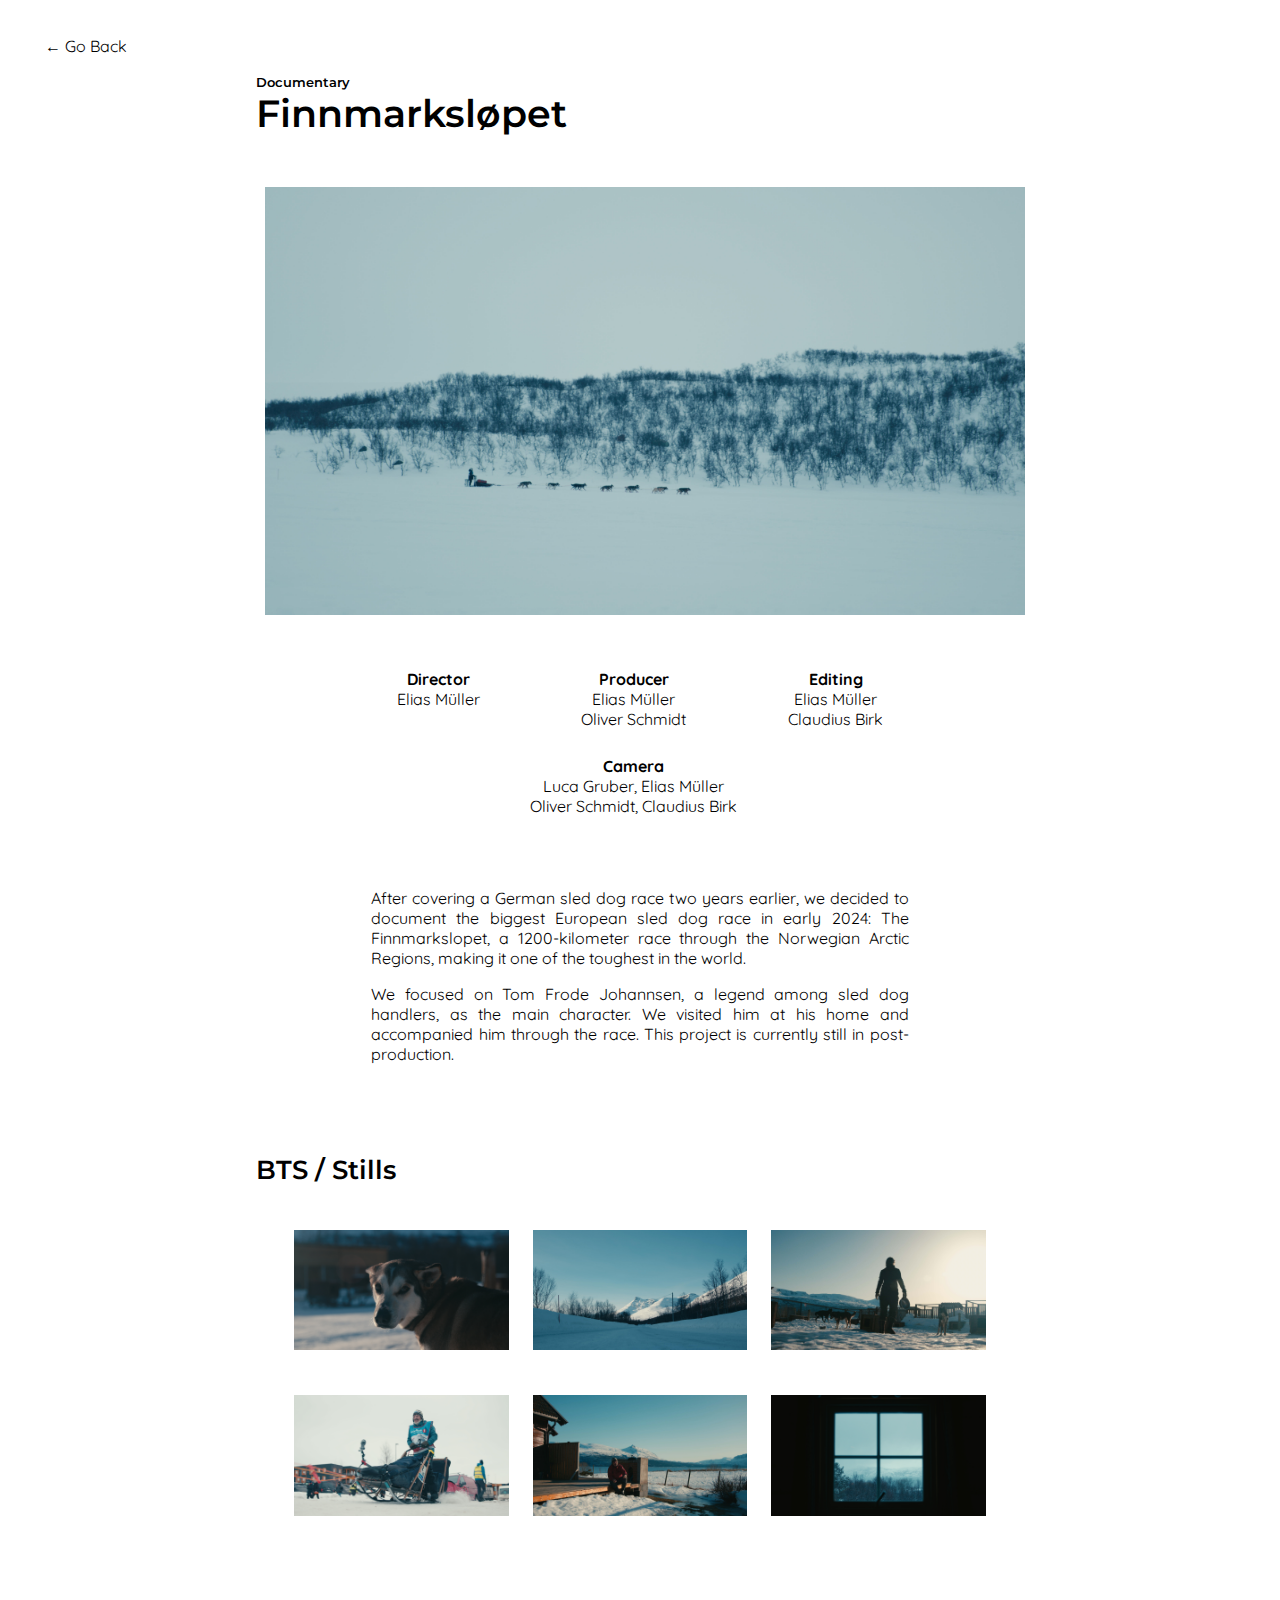
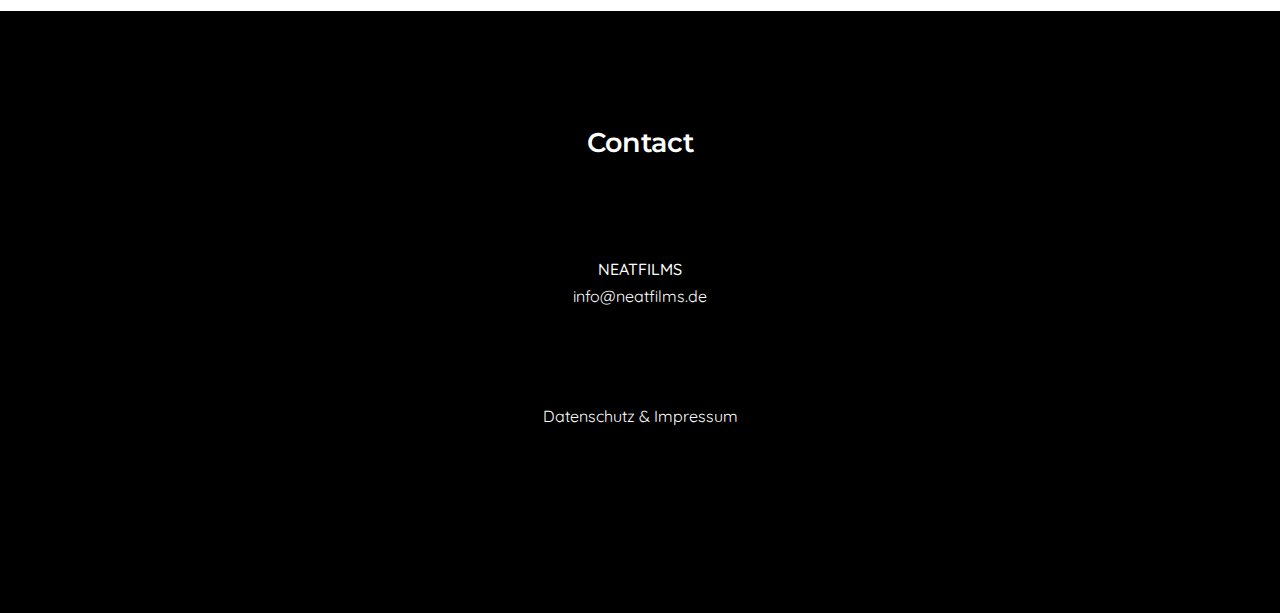
<file: subpage_finnmarkslopet.html>
<!DOCTYPE html>
<html>

<head>
	<meta charset="utf-8">
    
	<title>Finnmarksløpet | Neatfilms</title>
    
    <link rel="icon" href="logoschwarz.png">
    
    <link rel="preconnect" href="https://fonts.googleapis.com">
    <link rel="preconnect" href="https://fonts.gstatic.com" crossorigin>
    <link href="https://fonts.googleapis.com/css2?family=Lato:ital,wght@0,100;0,300;0,400;0,700;0,900;1,100;1,300;1,400;1,700;1,900&display=swap" rel="stylesheet">
    
    <link rel="preconnect" href="https://fonts.googleapis.com">
    <link rel="preconnect" href="https://fonts.gstatic.com" crossorigin>
    <link href="https://fonts.googleapis.com/css2?family=Quicksand:wght@300;400;500;600;700&display=swap" rel="stylesheet">
    
    <link rel="preconnect" href="https://fonts.googleapis.com">
    <link rel="preconnect" href="https://fonts.gstatic.com" crossorigin>
    <link href="https://fonts.googleapis.com/css2?family=Montserrat:ital,wght@0,100;0,200;0,300;0,400;0,500;0,600;0,700;0,800;0,900;1,100;1,200;1,300;1,400;1,500;1,600;1,700;1,800;1,900&display=swap" rel="stylesheet">
    
	<link rel="stylesheet" href="style3.css">

</head>

<body>
<!--    <div class="sublogo">
        <img src="logoschwarz.jpg" id="subpagelogo">
    </div> -->
    <div class="goback">
        <a href="index.html">← Go Back</a>
    </div>
    <div class="website-content">
        <div class="work mercedeswork">
            <h3>Documentary</h3>
            <h4>Finnmarksløpet</h4>
            <a href="" target="_blank" id="tile">
                <figure class="subpagemainfigure">
                    <img src="Auswahl%20A-Cam.01_41_05_12.Standbild022.jpg" id="thumbnail">
                </figure>
            </a>
            <div class="credits">
                <div class="column">
                    <p8><strong>Director</strong></p8>
                    <p8>Elias Müller</p8>
                    <p9>.</p9>
                </div>
                <div class="overcolumn">
                    <div class="column">
                    <p8><strong>Producer</strong></p8>
                    <p8>Elias Müller</p8>
                    <p8>Oliver Schmidt</p8>
                </div>
                <div class="column2">
                    <p8><strong>Camera</strong></p8>
                    <p8>Luca Gruber, Elias Müller</p8>
                    <p8>Oliver Schmidt, Claudius Birk</p8>
                </div>
                </div>
                <div class="column">
                    <p8><strong>Editing</strong></p8>
                    <p8>Elias Müller</p8>
                    <p8>Claudius Birk</p8>
                </div>
                

            </div>
            <div class="subpagetext">
                <p>After covering a German sled dog race two years earlier, we decided to document the biggest European sled dog race in early 2024: The Finnmarkslopet, a 1200-kilometer race through the Norwegian Arctic Regions, making it one of the toughest in the world. </p>
                <p>We focused on Tom Frode Johannsen, a legend among sled dog handlers, as the main character. We visited him at his home and accompanied him through the race. This project is currently still in post-production.</p>
            </div>
            <h5>BTS / Stills</h5>
            <div class="btsbilder">
                    <img src="Auswahl%20A-Cam.00_00_37_20.Standbild001.jpg" id="subpagesmallfigure">
                    <img src="Auswahl%20A-Cam.00_12_46_23.Standbild006.jpg" id="subpagesmallfigure">
                    <img src="Auswahl%20A-Cam.00_18_08_09.Standbild008.jpg" id="subpagesmallfigure">
            </div>
            <div class="btsbilder">
                    <img src="Auswahl%20A-Cam.01_37_56_07.Standbild020.jpg" id="subpagesmallfigure">
                    <img src="Auswahl%20A-Cam.04_06_06_21.Standbild041.jpg" id="subpagesmallfigure">
                    <img src="Auswahl%20A-Cam.02_42_50_12.Standbild038.jpg" id="subpagesmallfigure">
            </div>
        </div>
    </div>
<footer>
<div class="contact">
    <div class="contactheader">
    <h8>Contact</h8>
    </div>
    <div class="address">
 <!--   <h2>Adresse</h2> -->
        <p6>NEATFILMS</p6>
  <!--       <p7>Vordere Ledergasse 4, 90403 Nürnberg</p7>
        <a href="tel:+49 176 57772673" id="mailto">Tel. +49 176 57772673</a>-->
        <a href="mailto:info@neatfilms.de" id="mailto">info@neatfilms.de</a>
    </div>
    <div class="address">
        <a href="subpage_impressumdatenschutz.html" id="mailto">Datenschutz & Impressum</a>
    </div>
            
</div>
</footer>
</body>
</html>
</file>
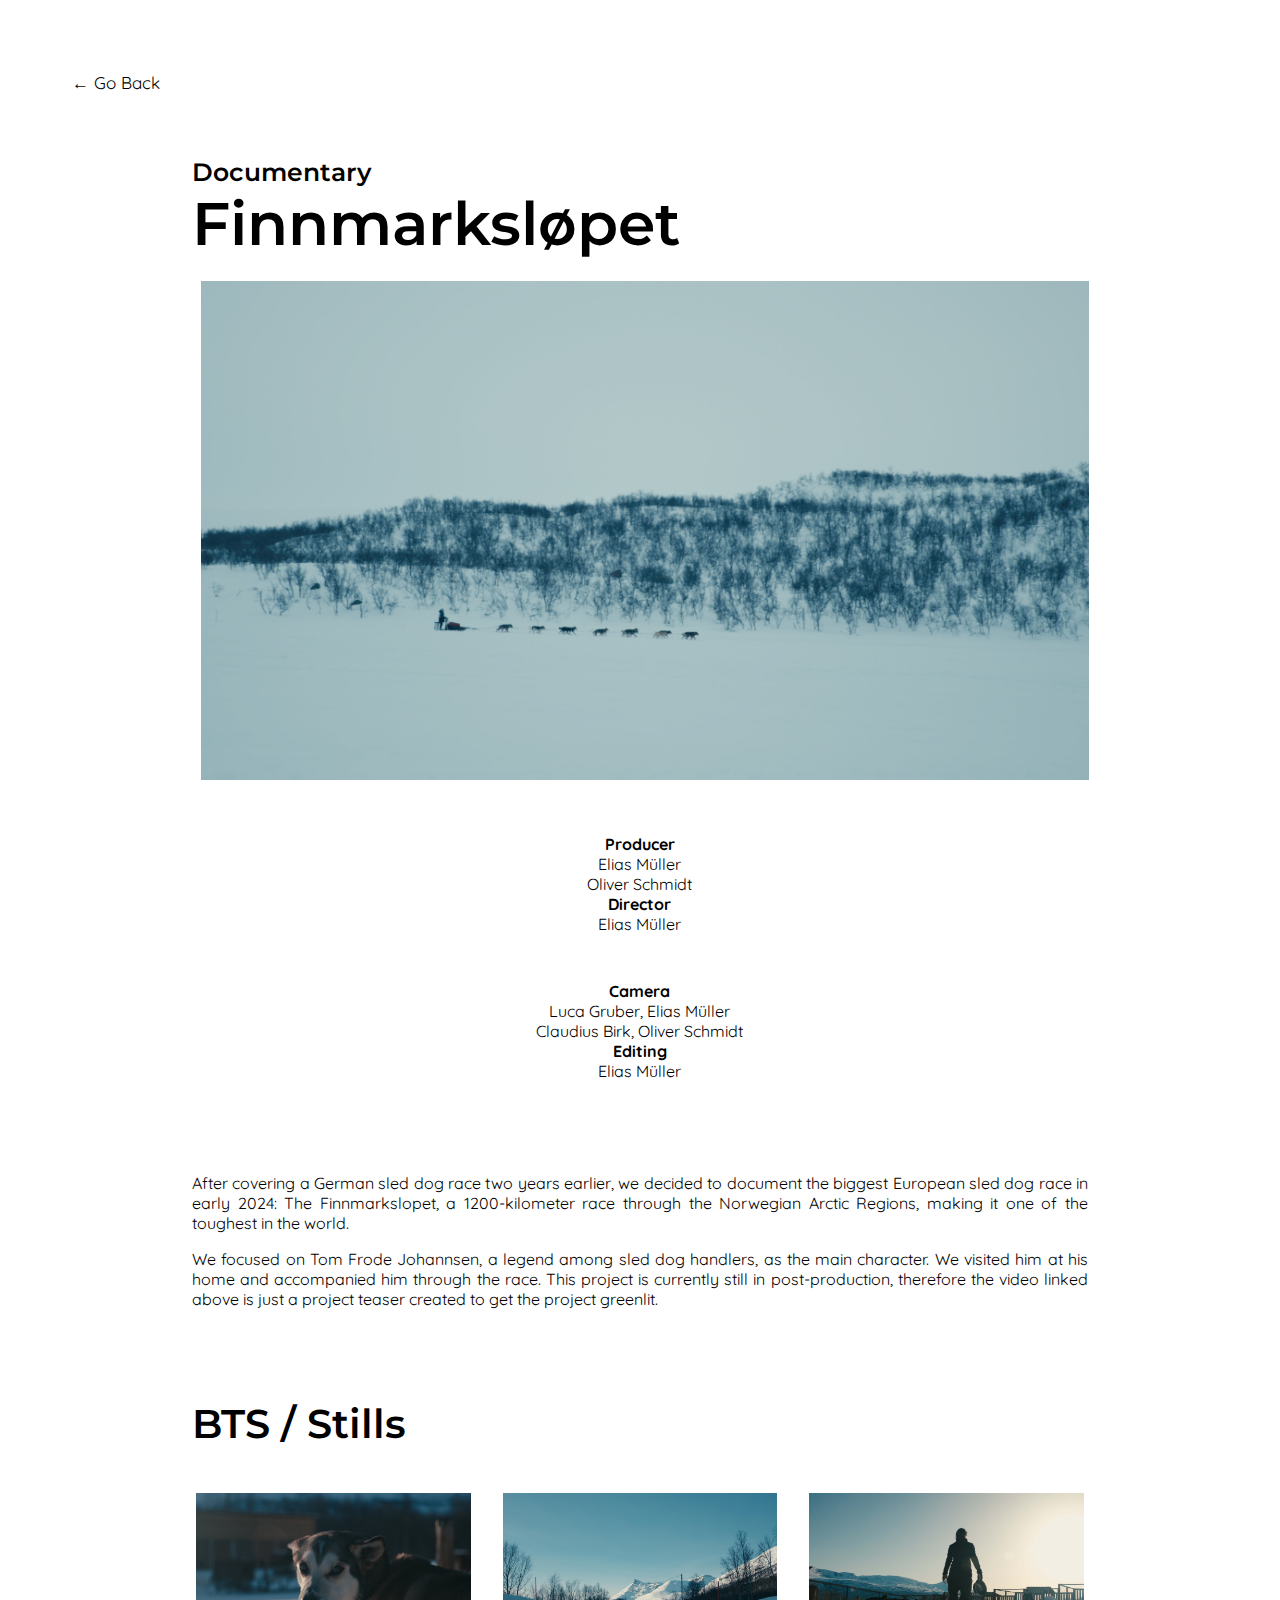
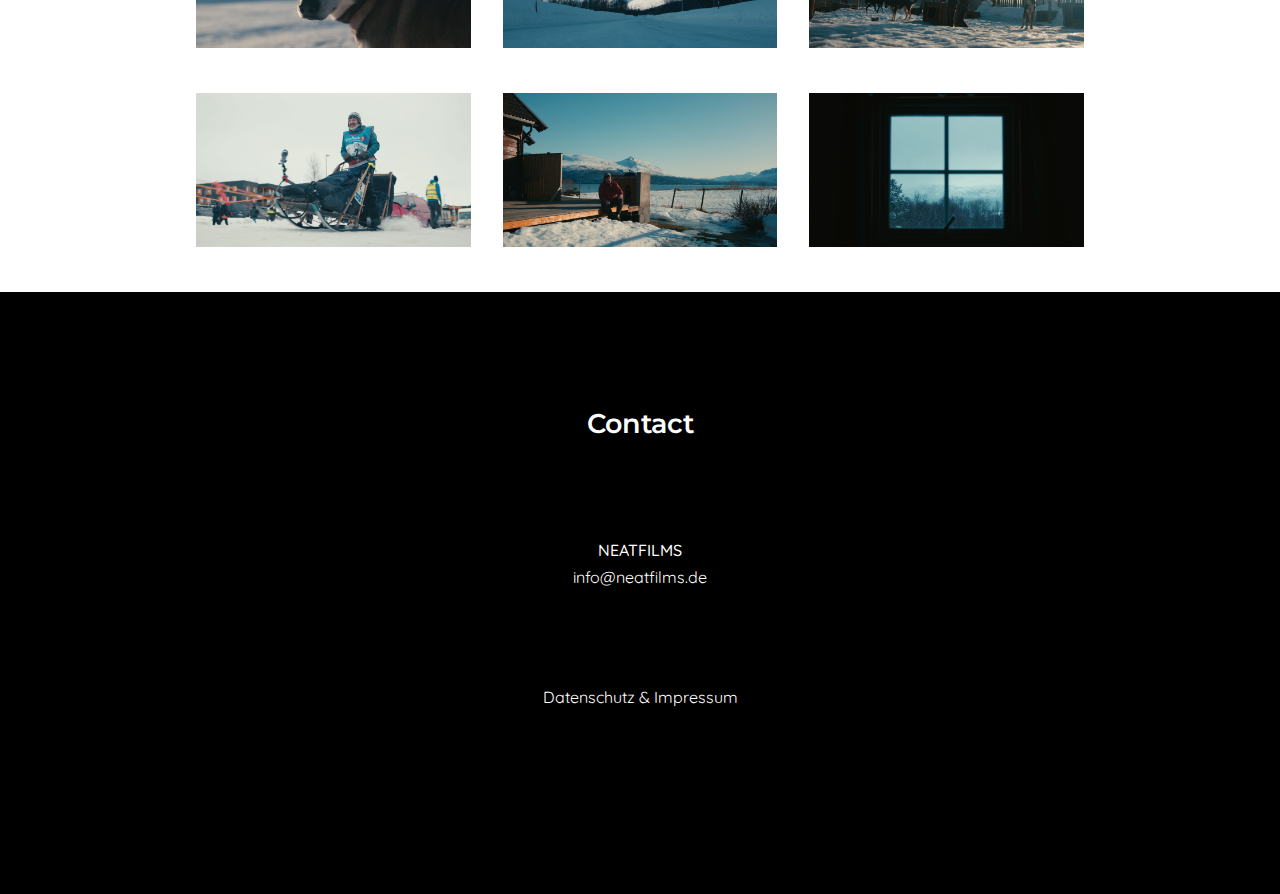
<file: subpage_finnmarkslopet_neu.html>
<!DOCTYPE html>
<html>

<head>
	<meta charset="utf-8">
    <meta name="viewport" content="width=device-width, initial-scale=1.0">
    
	<title>Finnmarksløpet | Neatfilms</title>
    
    <link rel="icon" href="logoschwarz.png">
    
    <link rel="preconnect" href="https://fonts.googleapis.com">
    <link rel="preconnect" href="https://fonts.gstatic.com" crossorigin>
    <link href="https://fonts.googleapis.com/css2?family=Lato:ital,wght@0,100;0,300;0,400;0,700;0,900;1,100;1,300;1,400;1,700;1,900&display=swap" rel="stylesheet">
    
    <link rel="preconnect" href="https://fonts.googleapis.com">
    <link rel="preconnect" href="https://fonts.gstatic.com" crossorigin>
    <link href="https://fonts.googleapis.com/css2?family=Quicksand:wght@300;400;500;600;700&display=swap" rel="stylesheet">
    
    <link rel="preconnect" href="https://fonts.googleapis.com">
    <link rel="preconnect" href="https://fonts.gstatic.com" crossorigin>
    <link href="https://fonts.googleapis.com/css2?family=Montserrat:ital,wght@0,100;0,200;0,300;0,400;0,500;0,600;0,700;0,800;0,900;1,100;1,200;1,300;1,400;1,500;1,600;1,700;1,800;1,900&display=swap" rel="stylesheet">
    
	<link rel="stylesheet" href="style7.css">

</head>

<body>
<!--    <div class="sublogo">
        <img src="logoschwarz.jpg" id="subpagelogo">
    </div> -->
    <div class="goback">
        <a href="index.html">← Go Back</a>
    </div>
    <div class="website-content">
        <div class="work mercedeswork">
            <h3>Documentary</h3>
            <h4>Finnmarksløpet</h4>
            <a href="https://vimeo.com/892456775/ded396b6e2?share=copy" target="_blank" id="tile">            
                <figure class="subpagemainfigure">
                    <img src="Auswahl%20A-Cam.01_41_05_12.Standbild022.jpg" id="thumbnail">
                </figure>
            </a>
            <div class="credits">
                <div class="overcolumn">
                <div class="column">
                    <p8><strong>Producer</strong></p8>
                    <p8>Elias Müller</p8>
                    <p8>Oliver Schmidt</p8>
                </div>
                </div>
                <div class="overcolumn">
                    <div class="column">
                    <p8><strong>Director</strong></p8>
                    <p8>Elias Müller</p8>
                    <p9>.</p9>
                </div>
                <div class="column2">
                    <p8><strong>Camera</strong></p8>
                    <p8>Luca Gruber, Elias Müller</p8>
                    <p8>Claudius Birk, Oliver Schmidt</p8>
                </div>
                </div>
                <div class="overcolumn">
                <div class="column">
                    <p8><strong>Editing</strong></p8>
                    <p8>Elias Müller</p8>
                    <p9>Claudius Birk</p9>
                </div>
                </div>
                

            </div>
            <div class="subpagetext">
                <p>After covering a German sled dog race two years earlier, we decided to document the biggest European sled dog race in early 2024: The Finnmarkslopet, a 1200-kilometer race through the Norwegian Arctic Regions, making it one of the toughest in the world. </p>
                <p>We focused on Tom Frode Johannsen, a legend among sled dog handlers, as the main character. We visited him at his home and accompanied him through the race. This project is currently still in post-production, therefore the video linked above is just a project teaser created to get the project greenlit.</p>
            </div>
            <h5>BTS / Stills</h5>
            <div class="btsbilder">
                    <img src="Auswahl%20A-Cam.00_00_37_20.Standbild001.jpg" id="subpagesmallfigure">
                    <img src="Auswahl%20A-Cam.00_12_46_23.Standbild006.jpg" id="subpagesmallfigure">
                    <img src="Auswahl%20A-Cam.00_18_08_09.Standbild008.jpg" id="subpagesmallfigure">
            </div>
            <div class="btsbilder">
                    <img src="Auswahl%20A-Cam.01_37_56_07.Standbild020.jpg" id="subpagesmallfigure">
                    <img src="Auswahl%20A-Cam.04_06_06_21.Standbild041.jpg" id="subpagesmallfigure">
                    <img src="Auswahl%20A-Cam.02_42_50_12.Standbild038.jpg" id="subpagesmallfigure">
            </div>
        </div>
    </div>
<footer>
<div class="contact">
    <div class="contactheader">
    <h8>Contact</h8>
    </div>
    <div class="address">
 <!--   <h2>Adresse</h2> -->
        <p6>NEATFILMS</p6>
  <!--       <p7>Vordere Ledergasse 4, 90403 Nürnberg</p7>
        <a href="tel:+49 176 57772673" id="mailto">Tel. +49 176 57772673</a>-->
        <a href="mailto:info@neatfilms.de" id="mailto">info@neatfilms.de</a>
    </div>
    <div class="address">
        <a href="subpage_impressumdatenschutz.html" id="mailto">Datenschutz & Impressum</a>
    </div>
            
</div>
</footer>
</body>
</html>
</file>
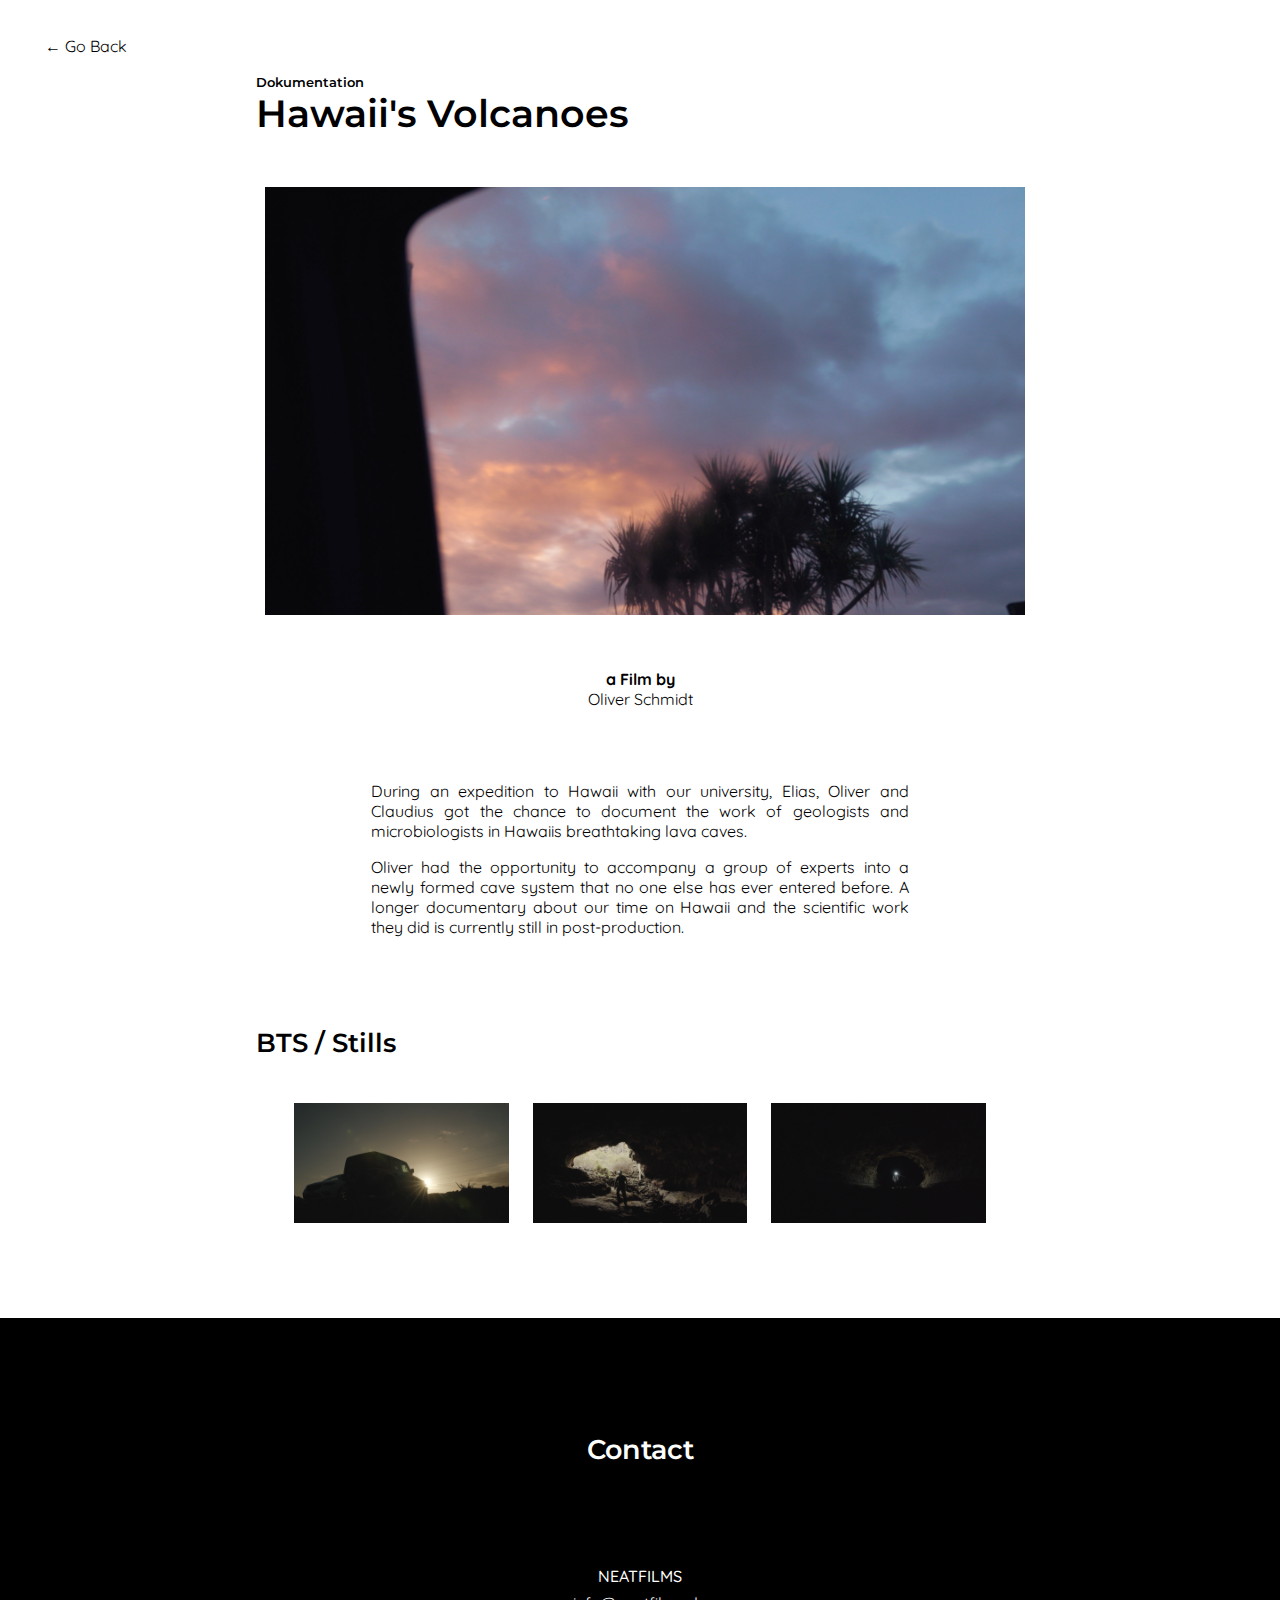
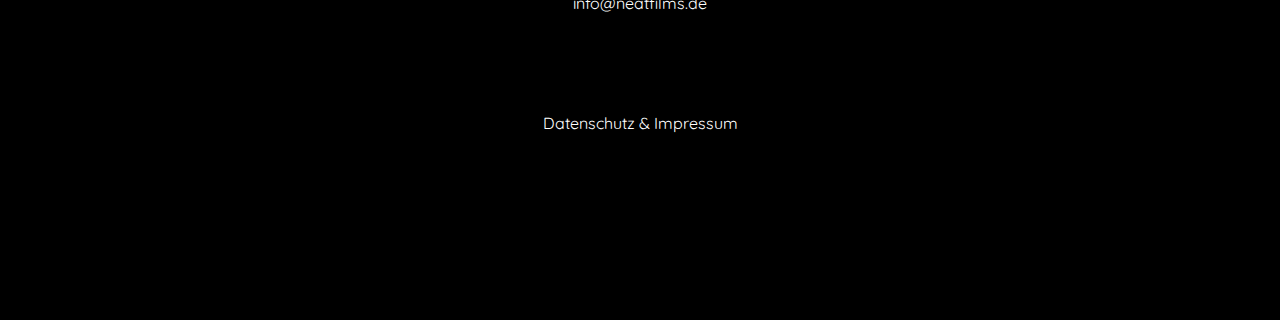
<file: subpage_hawaii.html>
<!DOCTYPE html>
<html>

<head>
	<meta charset="utf-8">
    
	<title>Hawaii's Volcanoes | Neatfilms</title>
    
    <link rel="icon" href="logoschwarz.png">
    
    <link rel="preconnect" href="https://fonts.googleapis.com">
    <link rel="preconnect" href="https://fonts.gstatic.com" crossorigin>
    <link href="https://fonts.googleapis.com/css2?family=Lato:ital,wght@0,100;0,300;0,400;0,700;0,900;1,100;1,300;1,400;1,700;1,900&display=swap" rel="stylesheet">
    
    <link rel="preconnect" href="https://fonts.googleapis.com">
    <link rel="preconnect" href="https://fonts.gstatic.com" crossorigin>
    <link href="https://fonts.googleapis.com/css2?family=Quicksand:wght@300;400;500;600;700&display=swap" rel="stylesheet">
    
    <link rel="preconnect" href="https://fonts.googleapis.com">
    <link rel="preconnect" href="https://fonts.gstatic.com" crossorigin>
    <link href="https://fonts.googleapis.com/css2?family=Montserrat:ital,wght@0,100;0,200;0,300;0,400;0,500;0,600;0,700;0,800;0,900;1,100;1,200;1,300;1,400;1,500;1,600;1,700;1,800;1,900&display=swap" rel="stylesheet">
    
	<link rel="stylesheet" href="style3.css">

</head>

<body>
<!--    <div class="sublogo">
        <img src="logoschwarz.jpg" id="subpagelogo">
    </div> -->
    <div class="goback">
        <a href="index.html">← Go Back</a>
    </div>
    <div class="website-content">
        <div class="work mercedeswork">
            <h3>Dokumentation</h3>
            <h4>Hawaii's Volcanoes</h4>
            <a href="https://vimeo.com/878446932/a9bec374f1?share=copy" target="_blank" id="tile">
                <figure class="subpagemainfigure">
                    <img src="231020_lndw_FullLength_MainFilm_Edit_v2.00_19_50_13.Standbild022.jpg" id="thumbnail">
                </figure>
            </a>
            <div class="credits">
                <div class="column">
                    <p8><strong>a Film by</strong></p8>
                    <p8>Oliver Schmidt</p8>

                </div>
                

            </div>
            <div class="subpagetext">
                <p>During an expedition to Hawaii with our university, Elias, Oliver and Claudius got the chance to document the work of geologists and microbiologists in Hawaiis breathtaking lava caves.</p>
                <p>Oliver had the opportunity to accompany a group of
                experts into a newly formed cave system that no one else has ever entered before. A longer documentary about our time on Hawaii and the scientific work they did is currently still in post-production.</p>
            </div>
            <h5>BTS / Stills</h5>
            <div class="btsbilder">
                    <img src="231020_lndw_FullLength_MainFilm_Edit_v2.00_02_35_18.Standbild009.jpg" id="subpagesmallfigure">
                    <img src="231020_lndw_FullLength_MainFilm_Edit_v2.00_07_09_02.Standbild014.jpg" id="subpagesmallfigure">
                    <img src="231020_lndw_FullLength_MainFilm_Edit_v2.00_17_48_20.Standbild021.jpg" id="subpagesmallfigure">
            </div>
        </div>
    </div>
<footer>
<div class="contact">
    <div class="contactheader">
    <h8>Contact</h8>
    </div>
    <div class="address">
 <!--   <h2>Adresse</h2> -->
        <p6>NEATFILMS</p6>
  <!--       <p7>Vordere Ledergasse 4, 90403 Nürnberg</p7>
        <a href="tel:+49 176 57772673" id="mailto">Tel. +49 176 57772673</a>-->
        <a href="mailto:info@neatfilms.de" id="mailto">info@neatfilms.de</a>
    </div>
    <div class="address">
        <a href="subpage_impressumdatenschutz.html" id="mailto">Datenschutz & Impressum</a>
    </div>
            
</div>
</footer>
</body>
</html>
</file>
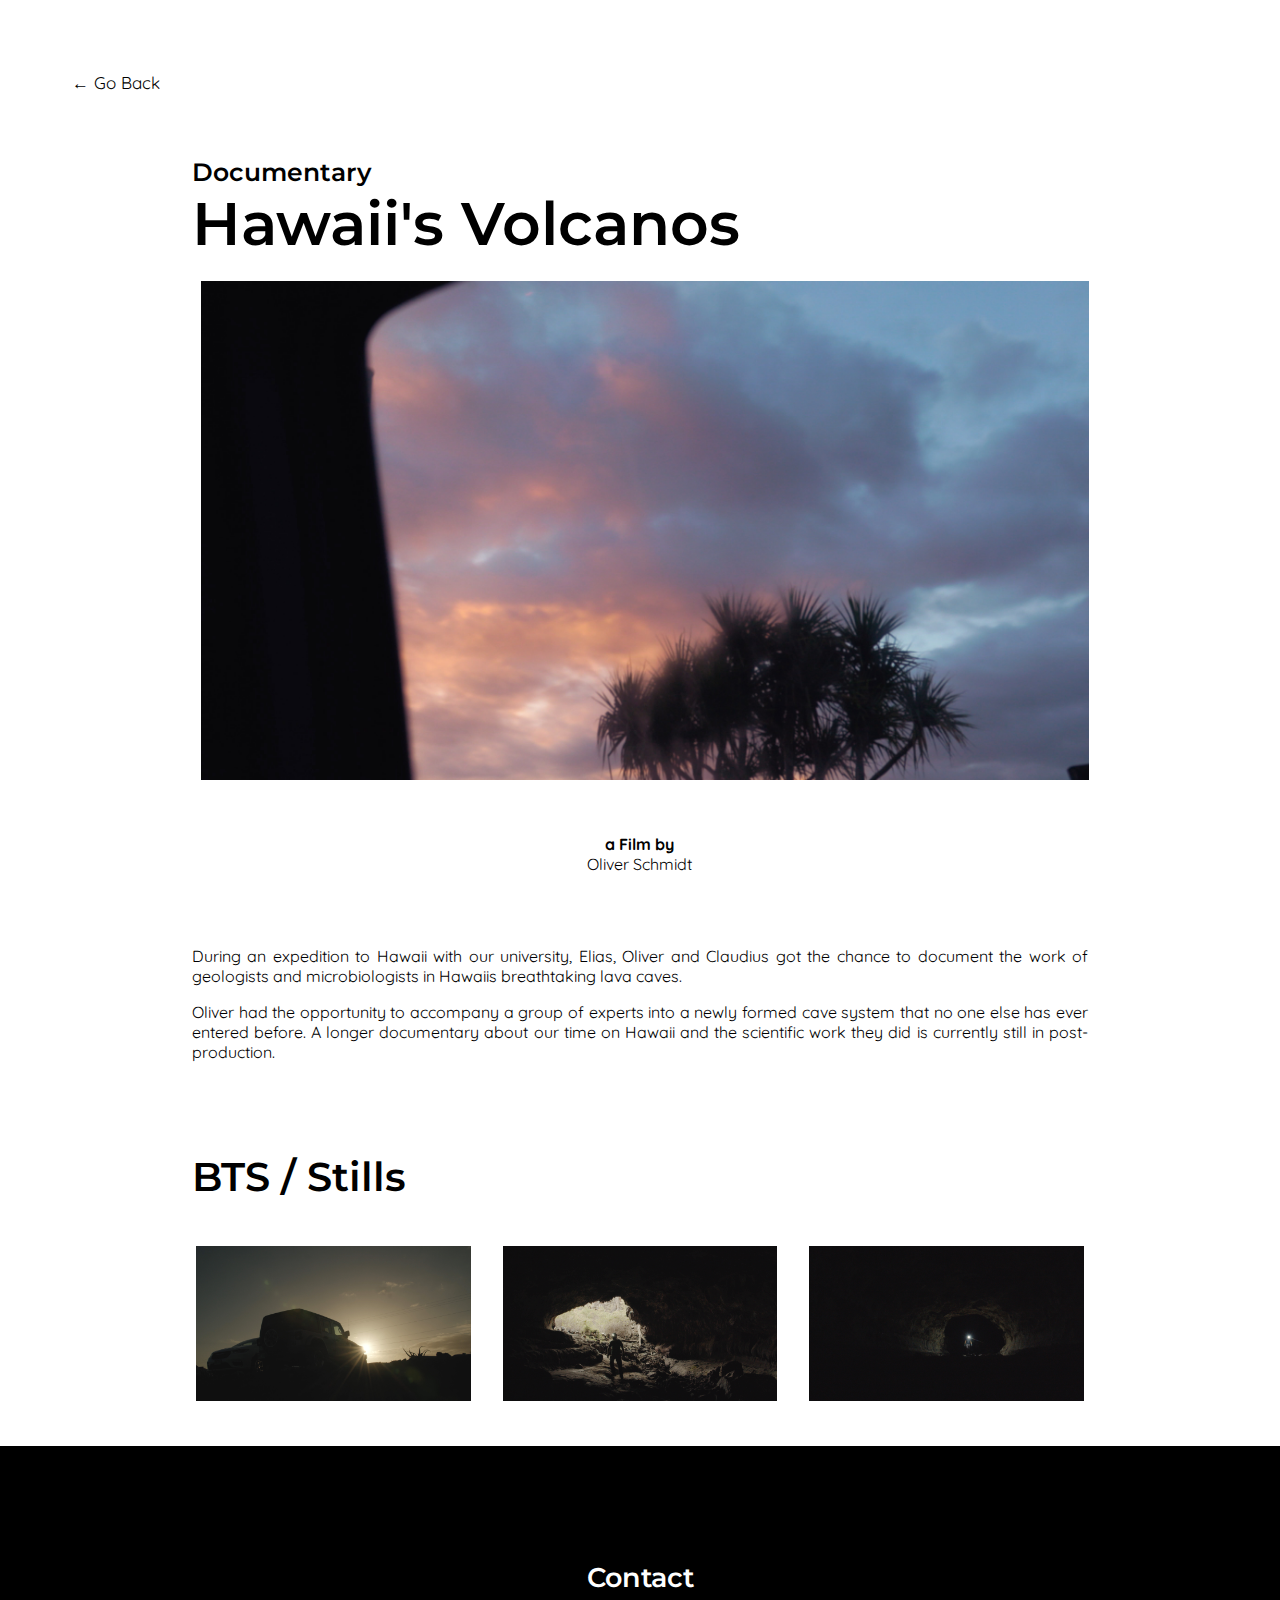
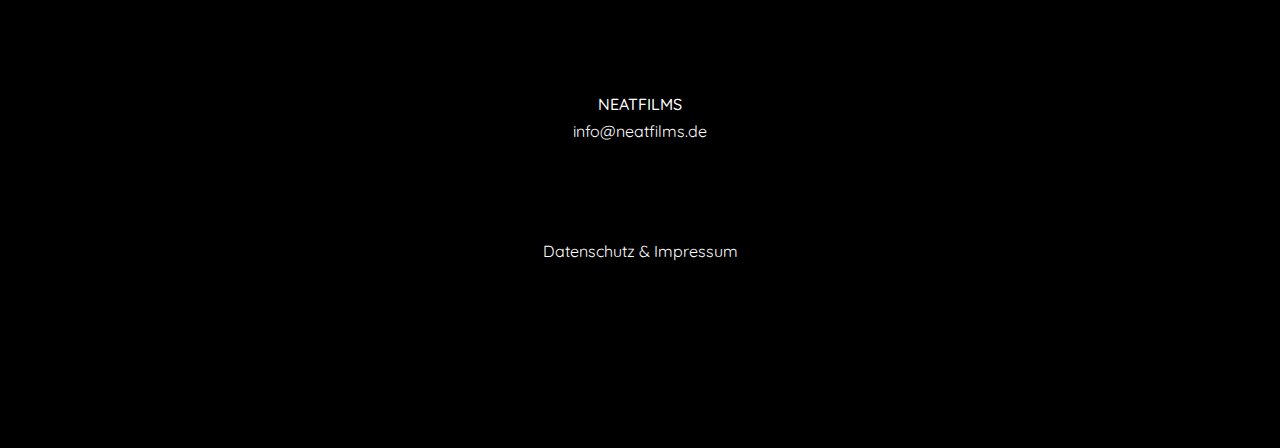
<file: subpage_hawaii_neu.html>
<!DOCTYPE html>
<html>

<head>
	<meta charset="utf-8">
    <meta name="viewport" content="width=device-width, initial-scale=1.0">
    
	<title>Hawaii's Volcanos | Neatfilms</title>
    
    <link rel="icon" href="logoschwarz.png">
    
    <link rel="preconnect" href="https://fonts.googleapis.com">
    <link rel="preconnect" href="https://fonts.gstatic.com" crossorigin>
    <link href="https://fonts.googleapis.com/css2?family=Lato:ital,wght@0,100;0,300;0,400;0,700;0,900;1,100;1,300;1,400;1,700;1,900&display=swap" rel="stylesheet">
    
    <link rel="preconnect" href="https://fonts.googleapis.com">
    <link rel="preconnect" href="https://fonts.gstatic.com" crossorigin>
    <link href="https://fonts.googleapis.com/css2?family=Quicksand:wght@300;400;500;600;700&display=swap" rel="stylesheet">
    
    <link rel="preconnect" href="https://fonts.googleapis.com">
    <link rel="preconnect" href="https://fonts.gstatic.com" crossorigin>
    <link href="https://fonts.googleapis.com/css2?family=Montserrat:ital,wght@0,100;0,200;0,300;0,400;0,500;0,600;0,700;0,800;0,900;1,100;1,200;1,300;1,400;1,500;1,600;1,700;1,800;1,900&display=swap" rel="stylesheet">
    
	<link rel="stylesheet" href="style7.css">

</head>

<body>
<!--    <div class="sublogo">
        <img src="logoschwarz.jpg" id="subpagelogo">
    </div> -->
    <div class="goback">
        <a href="index.html">← Go Back</a>
    </div>
    <div class="website-content">
        <div class="work mercedeswork">
            <h3>Documentary</h3>
            <h4>Hawaii's Volcanos</h4>
            <a href="https://vimeo.com/878446932/a9bec374f1?share=copy" target="_blank" id="tile">
                <figure class="subpagemainfigure">
                    <img src="231020_lndw_FullLength_MainFilm_Edit_v2.00_19_50_13.Standbild022.jpg" id="thumbnail">
                </figure>
            </a>
            <div class="credits">
                <div class="overcolumn">
                    <div class="column">
                    <p8><strong>a Film by</strong></p8>
                    <p8>Oliver Schmidt</p8>
                </div>
                </div>
                

            </div>
            <div class="subpagetext">
                <p>During an expedition to Hawaii with our university, Elias, Oliver and Claudius got the chance to document the work of geologists and microbiologists in Hawaiis breathtaking lava caves.</p>
                <p>Oliver had the opportunity to accompany a group of
                experts into a newly formed cave system that no one else has ever entered before. A longer documentary about our time on Hawaii and the scientific work they did is currently still in post-production.</p>
            </div>
            <h5>BTS / Stills</h5>
            <div class="btsbilder">
                    <img src="231020_lndw_FullLength_MainFilm_Edit_v2.00_02_35_18.Standbild009.jpg" id="subpagesmallfigure">
                    <img src="231020_lndw_FullLength_MainFilm_Edit_v2.00_07_09_02.Standbild014.jpg" id="subpagesmallfigure">
                    <img src="231020_lndw_FullLength_MainFilm_Edit_v2.00_17_48_20.Standbild021.jpg" id="subpagesmallfigure">
            </div>
        </div>
    </div>
<footer>
<div class="contact">
    <div class="contactheader">
    <h8>Contact</h8>
    </div>
    <div class="address">
 <!--   <h2>Adresse</h2> -->
        <p6>NEATFILMS</p6>
  <!--       <p7>Vordere Ledergasse 4, 90403 Nürnberg</p7>
        <a href="tel:+49 176 57772673" id="mailto">Tel. +49 176 57772673</a>-->
        <a href="mailto:info@neatfilms.de" id="mailto">info@neatfilms.de</a>
    </div>
    <div class="address">
        <a href="subpage_impressumdatenschutz.html" id="mailto">Datenschutz & Impressum</a>
    </div>
            
</div>
</footer>
</body>
</html>
</file>
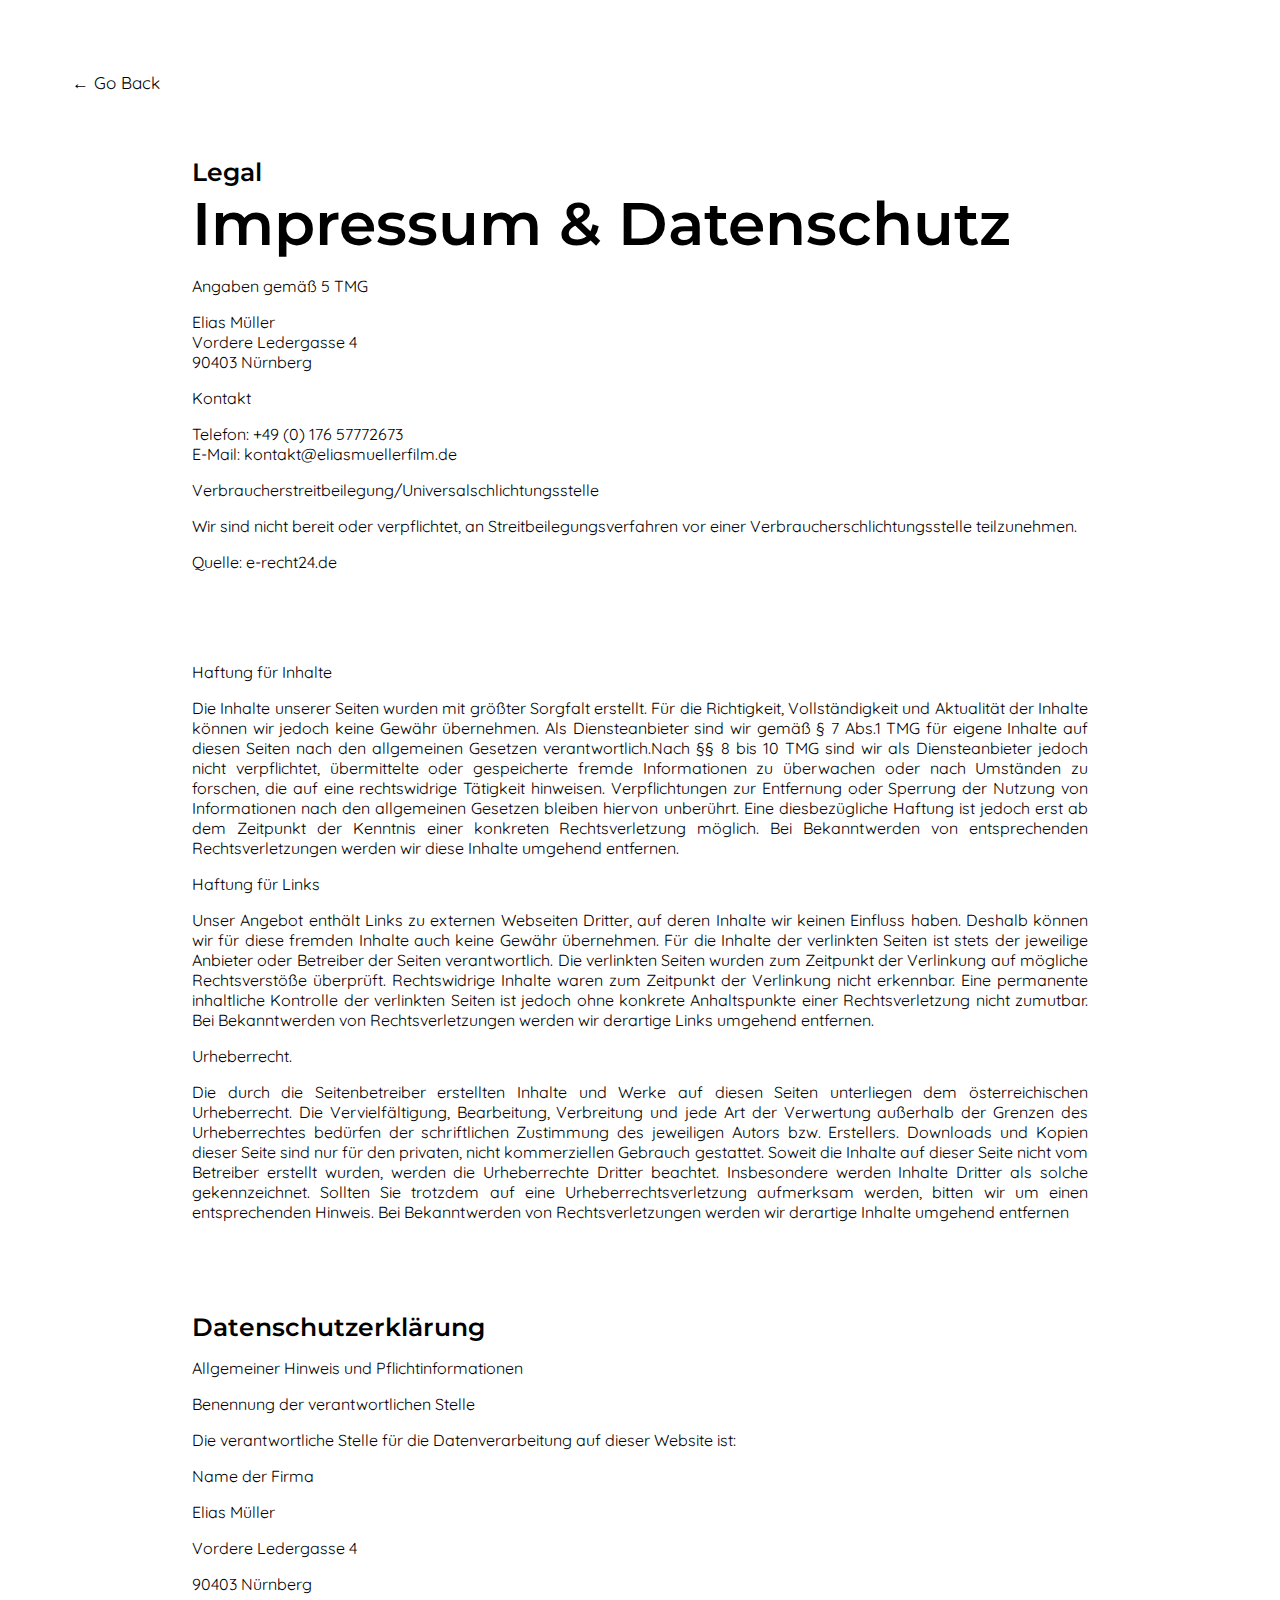
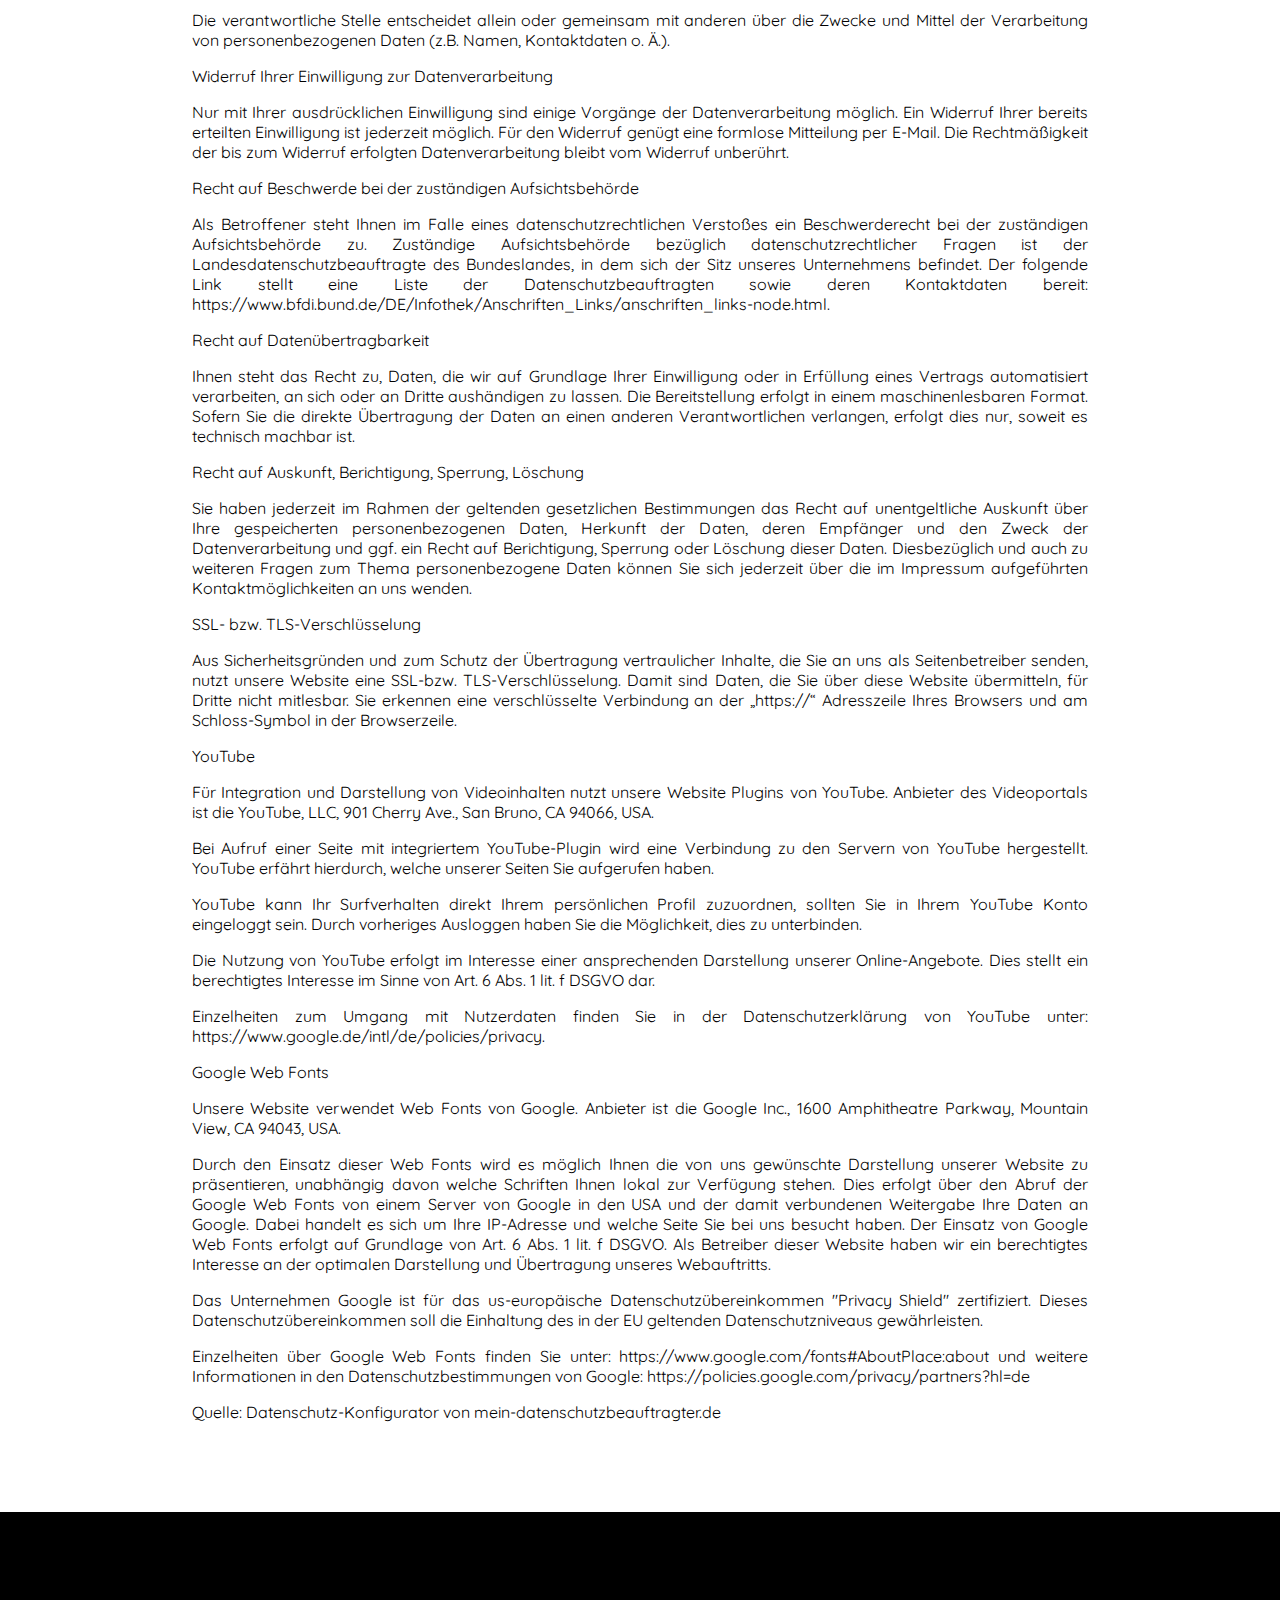
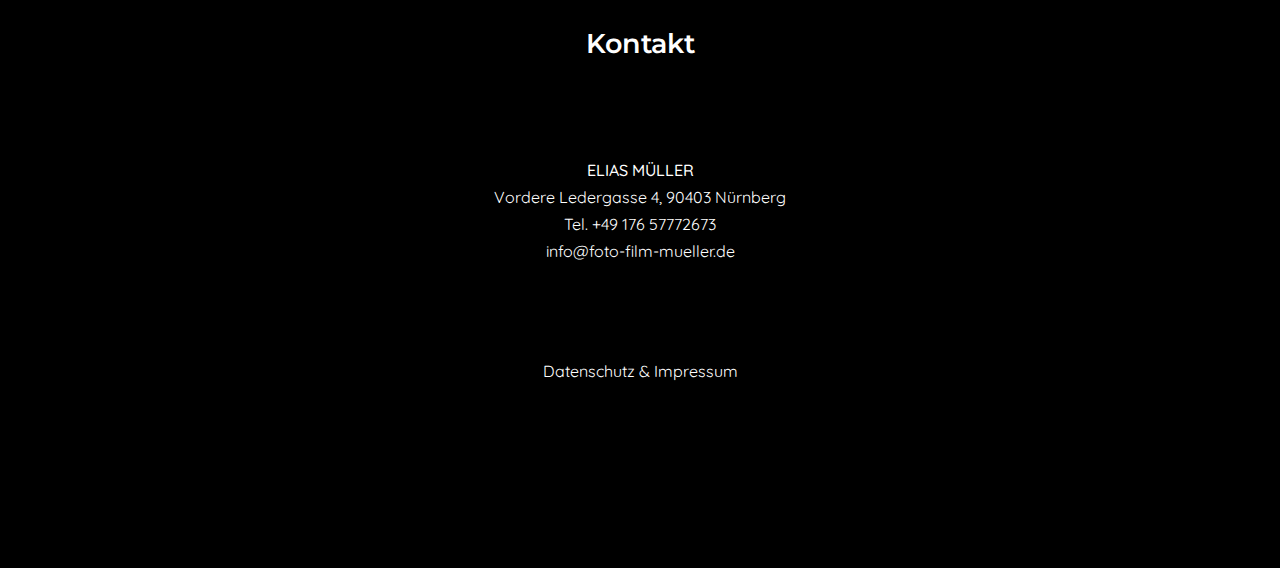
<file: subpage_impressumdatenschutz.html>
<!DOCTYPE html>
<html>

<head>
	<meta charset="utf-8">
    <meta name="viewport" content="width=device-width, initial-scale=1.0">
    
	<title>Impressum & Datenschutz | Elias Müller</title>
    
    <link rel="icon" href="logoschwarz.png">
    
    <link rel="preconnect" href="https://fonts.googleapis.com">
    <link rel="preconnect" href="https://fonts.gstatic.com" crossorigin>
    <link href="https://fonts.googleapis.com/css2?family=Lato:ital,wght@0,100;0,300;0,400;0,700;0,900;1,100;1,300;1,400;1,700;1,900&display=swap" rel="stylesheet">
    
    <link rel="preconnect" href="https://fonts.googleapis.com">
    <link rel="preconnect" href="https://fonts.gstatic.com" crossorigin>
    <link href="https://fonts.googleapis.com/css2?family=Quicksand:wght@300;400;500;600;700&display=swap" rel="stylesheet">
    
    <link rel="preconnect" href="https://fonts.googleapis.com">
    <link rel="preconnect" href="https://fonts.gstatic.com" crossorigin>
    <link href="https://fonts.googleapis.com/css2?family=Montserrat:ital,wght@0,100;0,200;0,300;0,400;0,500;0,600;0,700;0,800;0,900;1,100;1,200;1,300;1,400;1,500;1,600;1,700;1,800;1,900&display=swap" rel="stylesheet">
    
	<link rel="stylesheet" href="style5.css">

</head>

<body>
<!--    <div class="sublogo">
        <img src="logoschwarz.jpg" id="subpagelogo">
    </div> -->
    <div class="goback">
        <a href="index.html">← Go Back</a>
    </div>
    <div class="website-content">
        <div class="work mercedeswork">
            <h3>Legal</h3>
            <h4>Impressum & Datenschutz</h4>

            <div class="subpagetext">

                <p>Angaben gemäß 5 TMG</p>
                <p>Elias Müller<br />
                    Vordere Ledergasse 4<br />
                    90403 Nürnberg</p>

                <p>Kontakt</p>
                <p>Telefon: +49 (0) 176 57772673<br />
                    E-Mail: kontakt@eliasmuellerfilm.de</p>

                <p>Verbraucherstreitbeilegung/Universalschlichtungsstelle</p>
                <p>Wir sind nicht bereit oder verpflichtet, an Streitbeilegungsverfahren vor einer Verbraucherschlichtungsstelle teilzunehmen.</p>

                <p>Quelle: <a href="https://www.e-recht24.de">e-recht24.de</a></p>
            </div>
            <div class="subpagetext">    
                <p>Haftung für Inhalte</p>
                <p>Die Inhalte unserer Seiten wurden mit größter Sorgfalt erstellt. Für die Richtigkeit, Vollständigkeit und Aktualität der Inhalte können wir jedoch keine Gewähr übernehmen. Als Diensteanbieter sind wir gemäß § 7 Abs.1 TMG für eigene Inhalte auf diesen Seiten nach den allgemeinen Gesetzen verantwortlich.Nach §§ 8 bis 10 TMG sind wir als Diensteanbieter jedoch nicht verpflichtet, übermittelte oder gespeicherte fremde Informationen zu überwachen oder nach Umständen zu forschen, die auf eine rechtswidrige Tätigkeit hinweisen. Verpflichtungen zur Entfernung oder Sperrung der Nutzung von Informationen nach den allgemeinen Gesetzen bleiben hiervon unberührt. Eine diesbezügliche Haftung ist jedoch erst ab dem Zeitpunkt der Kenntnis einer konkreten Rechtsverletzung möglich. Bei Bekanntwerden von entsprechenden Rechtsverletzungen werden wir diese Inhalte umgehend entfernen.</p>
                <p>Haftung für Links</p>
                <p>Unser Angebot enthält Links zu externen Webseiten Dritter, auf deren Inhalte wir keinen Einfluss haben. Deshalb können wir für diese fremden Inhalte auch keine Gewähr übernehmen. Für die Inhalte der verlinkten Seiten ist stets der jeweilige Anbieter oder Betreiber der Seiten verantwortlich. Die verlinkten Seiten wurden zum Zeitpunkt der Verlinkung auf mögliche Rechtsverstöße überprüft. Rechtswidrige Inhalte waren zum Zeitpunkt der Verlinkung nicht erkennbar. Eine permanente inhaltliche Kontrolle der verlinkten Seiten ist jedoch ohne konkrete Anhaltspunkte einer Rechtsverletzung nicht zumutbar. Bei Bekanntwerden von Rechtsverletzungen werden wir derartige Links umgehend entfernen.</p>
                <p>Urheberrecht.</p>
                <p>Die durch die Seitenbetreiber erstellten Inhalte und Werke auf diesen Seiten unterliegen dem österreichischen Urheberrecht. Die Vervielfältigung, Bearbeitung, Verbreitung und jede Art der Verwertung außerhalb der Grenzen des Urheberrechtes bedürfen der schriftlichen Zustimmung des jeweiligen Autors bzw. Erstellers. Downloads und Kopien dieser Seite sind nur für den privaten, nicht kommerziellen Gebrauch gestattet. Soweit die Inhalte auf dieser Seite nicht vom Betreiber erstellt wurden, werden die Urheberrechte Dritter beachtet. Insbesondere werden Inhalte Dritter als solche gekennzeichnet. Sollten Sie trotzdem auf eine Urheberrechtsverletzung aufmerksam werden, bitten wir um einen entsprechenden Hinweis. Bei Bekanntwerden von Rechtsverletzungen werden wir derartige Inhalte umgehend entfernen</p>
            </div>

            <div class="subpagetext">    
                <h3>Datenschutzerklärung</h3>

                <p>Allgemeiner Hinweis und Pflichtinformationen</p>

                <p>Benennung der verantwortlichen Stelle</p>

                <p>Die verantwortliche Stelle für die Datenverarbeitung auf dieser Website ist:</p>

                <p>Name der Firma</p>
                <p>Elias Müller</p>
                <p>Vordere Ledergasse 4</p>
                <p>90403 Nürnberg</p>

                <p>Die verantwortliche Stelle entscheidet allein oder gemeinsam mit anderen über die Zwecke und Mittel der Verarbeitung von personenbezogenen Daten (z.B. Namen, Kontaktdaten o. Ä.).</p>

                <p>Widerruf Ihrer Einwilligung zur Datenverarbeitung</p>

                <p>Nur mit Ihrer ausdrücklichen Einwilligung sind einige Vorgänge der Datenverarbeitung möglich. Ein Widerruf Ihrer bereits erteilten Einwilligung ist jederzeit möglich. Für den Widerruf genügt eine formlose Mitteilung per E-Mail. Die Rechtmäßigkeit der bis zum Widerruf erfolgten Datenverarbeitung bleibt vom Widerruf unberührt.</p>

                <p>Recht auf Beschwerde bei der zuständigen Aufsichtsbehörde</p>

                <p>Als Betroffener steht Ihnen im Falle eines datenschutzrechtlichen Verstoßes ein Beschwerderecht bei der zuständigen Aufsichtsbehörde zu. Zuständige Aufsichtsbehörde bezüglich datenschutzrechtlicher Fragen ist der Landesdatenschutzbeauftragte des Bundeslandes, in dem sich der Sitz unseres Unternehmens befindet. Der folgende Link stellt eine Liste der Datenschutzbeauftragten sowie deren Kontaktdaten bereit: https://www.bfdi.bund.de/DE/Infothek/Anschriften_Links/anschriften_links-node.html.</p>

                <p>Recht auf Datenübertragbarkeit</p>

                <p>Ihnen steht das Recht zu, Daten, die wir auf Grundlage Ihrer Einwilligung oder in Erfüllung eines Vertrags automatisiert verarbeiten, an sich oder an Dritte aushändigen zu lassen. Die Bereitstellung erfolgt in einem maschinenlesbaren Format. Sofern Sie die direkte Übertragung der Daten an einen anderen Verantwortlichen verlangen, erfolgt dies nur, soweit es technisch machbar ist.</p>

                <p>Recht auf Auskunft, Berichtigung, Sperrung, Löschung</p>

                <p>Sie haben jederzeit im Rahmen der geltenden gesetzlichen Bestimmungen das Recht auf unentgeltliche Auskunft über Ihre gespeicherten personenbezogenen Daten, Herkunft der Daten, deren Empfänger und den Zweck der Datenverarbeitung und ggf. ein Recht auf Berichtigung, Sperrung oder Löschung dieser Daten. Diesbezüglich und auch zu weiteren Fragen zum Thema personenbezogene Daten können Sie sich jederzeit über die im Impressum aufgeführten Kontaktmöglichkeiten an uns wenden.</p>

                <p>SSL- bzw. TLS-Verschlüsselung</p>

                <p>Aus Sicherheitsgründen und zum Schutz der Übertragung vertraulicher Inhalte, die Sie an uns als Seitenbetreiber senden, nutzt unsere Website eine SSL-bzw. TLS-Verschlüsselung. Damit sind Daten, die Sie über diese Website übermitteln, für Dritte nicht mitlesbar. Sie erkennen eine verschlüsselte Verbindung an der „https://“ Adresszeile Ihres Browsers und am Schloss-Symbol in der Browserzeile.</p>

                <p>YouTube</p>

                <p>Für Integration und Darstellung von Videoinhalten nutzt unsere Website Plugins von YouTube. Anbieter des Videoportals ist die YouTube, LLC, 901 Cherry Ave., San Bruno, CA 94066, USA.</p>

                <p>Bei Aufruf einer Seite mit integriertem YouTube-Plugin wird eine Verbindung zu den Servern von YouTube hergestellt. YouTube erfährt hierdurch, welche unserer Seiten Sie aufgerufen haben.</p>

                <p>YouTube kann Ihr Surfverhalten direkt Ihrem persönlichen Profil zuzuordnen, sollten Sie in Ihrem YouTube Konto eingeloggt sein. Durch vorheriges Ausloggen haben Sie die Möglichkeit, dies zu unterbinden.</p>

                <p>Die Nutzung von YouTube erfolgt im Interesse einer ansprechenden Darstellung unserer Online-Angebote. Dies stellt ein berechtigtes Interesse im Sinne von Art. 6 Abs. 1 lit. f DSGVO dar.</p>

                <p>Einzelheiten zum Umgang mit Nutzerdaten finden Sie in der Datenschutzerklärung von YouTube unter: https://www.google.de/intl/de/policies/privacy.</p>

                <p>Google Web Fonts</p>

                <p>Unsere Website verwendet Web Fonts von Google. Anbieter ist die Google Inc., 1600 Amphitheatre Parkway, Mountain View, CA 94043, USA.</p>

                <p>Durch den Einsatz dieser Web Fonts wird es möglich Ihnen die von uns gewünschte Darstellung unserer Website zu präsentieren, unabhängig davon welche Schriften Ihnen lokal zur Verfügung stehen. Dies erfolgt über den Abruf der Google Web Fonts von einem Server von Google in den USA und der damit verbundenen Weitergabe Ihre Daten an Google. Dabei handelt es sich um Ihre IP-Adresse und welche Seite Sie bei uns besucht haben. Der Einsatz von Google Web Fonts erfolgt auf Grundlage von Art. 6 Abs. 1 lit. f DSGVO. Als Betreiber dieser Website haben wir ein berechtigtes Interesse an der optimalen Darstellung und Übertragung unseres Webauftritts.</p>

                <p>Das Unternehmen Google ist für das us-europäische Datenschutzübereinkommen "Privacy Shield" zertifiziert. Dieses Datenschutzübereinkommen soll die Einhaltung des in der EU geltenden Datenschutzniveaus gewährleisten.</p>

                <p>Einzelheiten über Google Web Fonts finden Sie unter: https://www.google.com/fonts#AboutPlace:about und weitere Informationen in den Datenschutzbestimmungen von Google: https://policies.google.com/privacy/partners?hl=de</p>

                <p>Quelle: Datenschutz-Konfigurator von <a href="https://www.mein-datenschutzbeauftragter.de/">mein-datenschutzbeauftragter.de</a></p>
            </div>
        </div>
    </div>
<footer>
<div class="contact">
    <div class="contactheader">
    <h8>Kontakt</h8>
    </div>
    <div class="address">
 <!--   <h2>Adresse</h2> -->
        <p6>ELIAS MÜLLER</p6>
        <p7>Vordere Ledergasse 4, 90403 Nürnberg</p7>
        <a href="tel:+49 176 57772673" id="mailto">Tel. +49 176 57772673</a>
        <a href="mailto:info@foto-film-mueller.de" id="mailto">info@foto-film-mueller.de</a>
    </div>
    <div class="address">
        <a href="subpage_impressumdatenschutz.html" id="mailto">Datenschutz & Impressum</a>
    </div>
            
</div>
</footer>
</body>
</html>
</file>
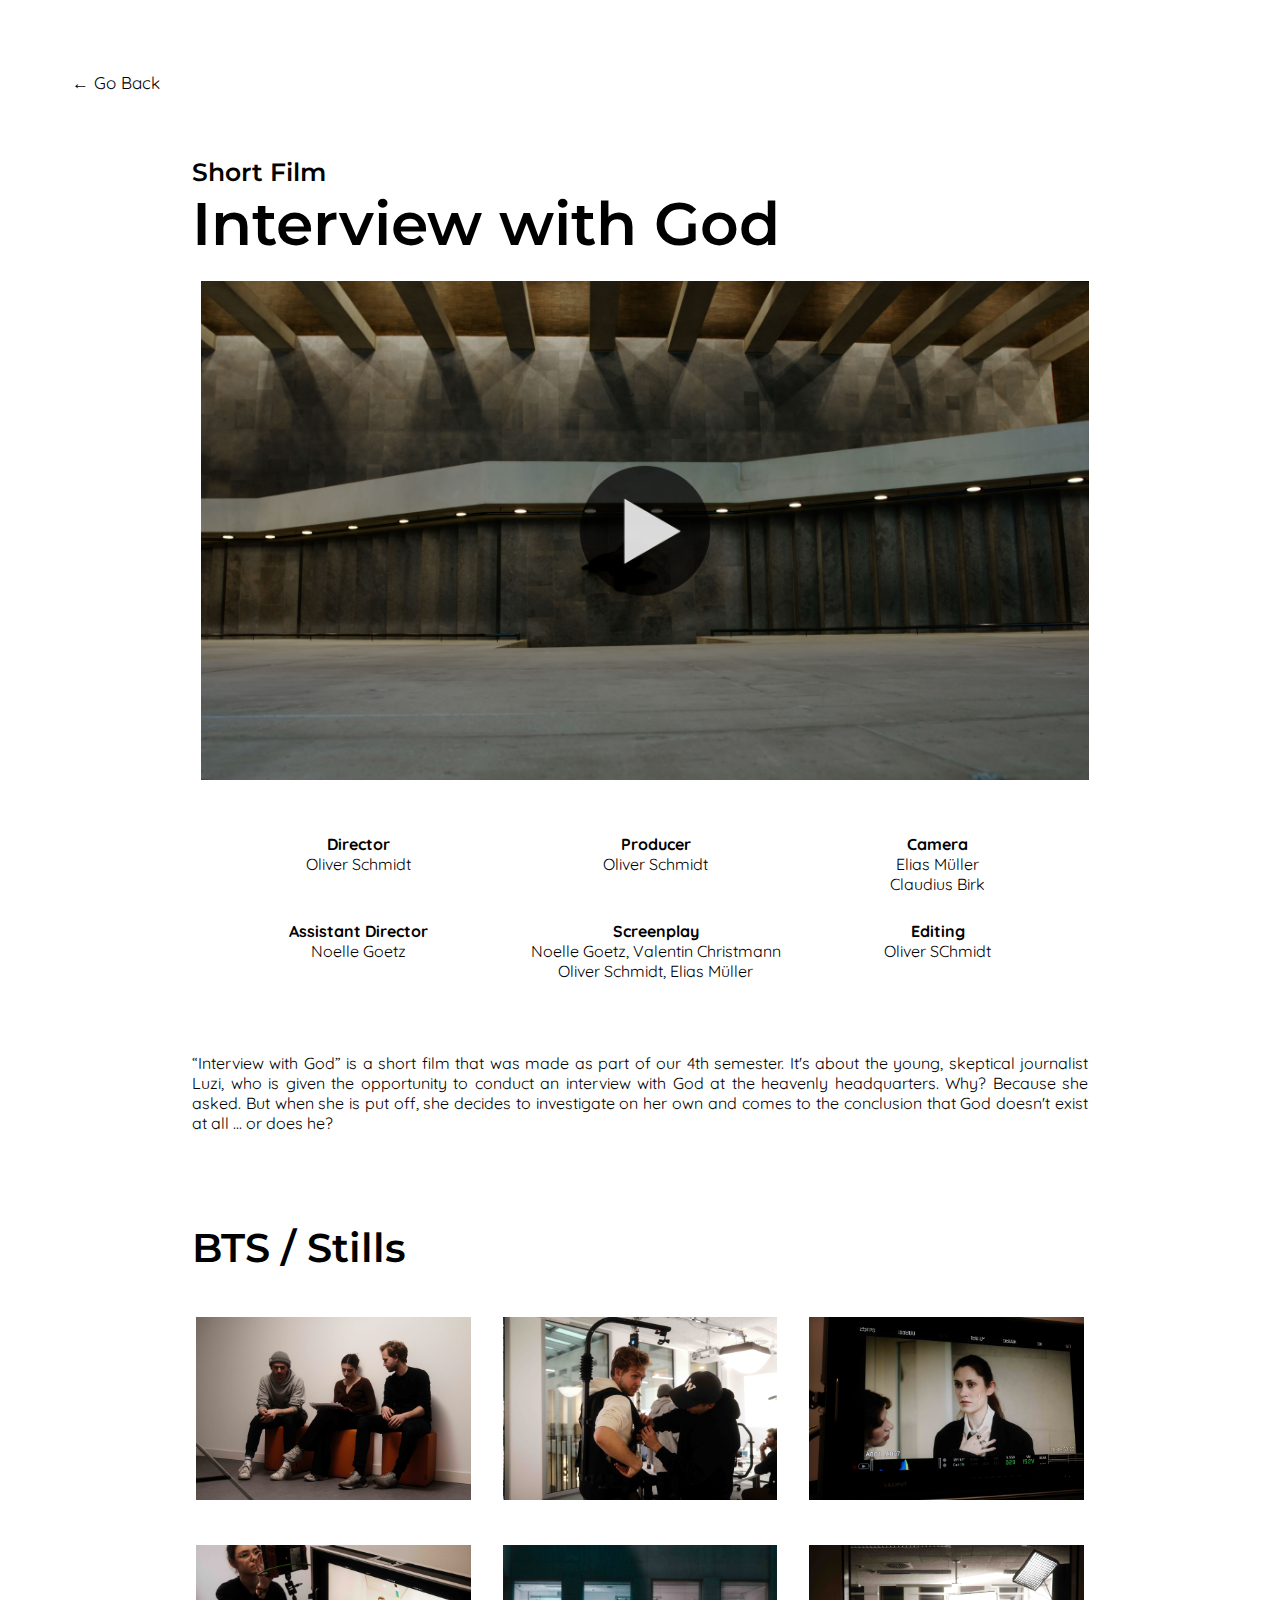
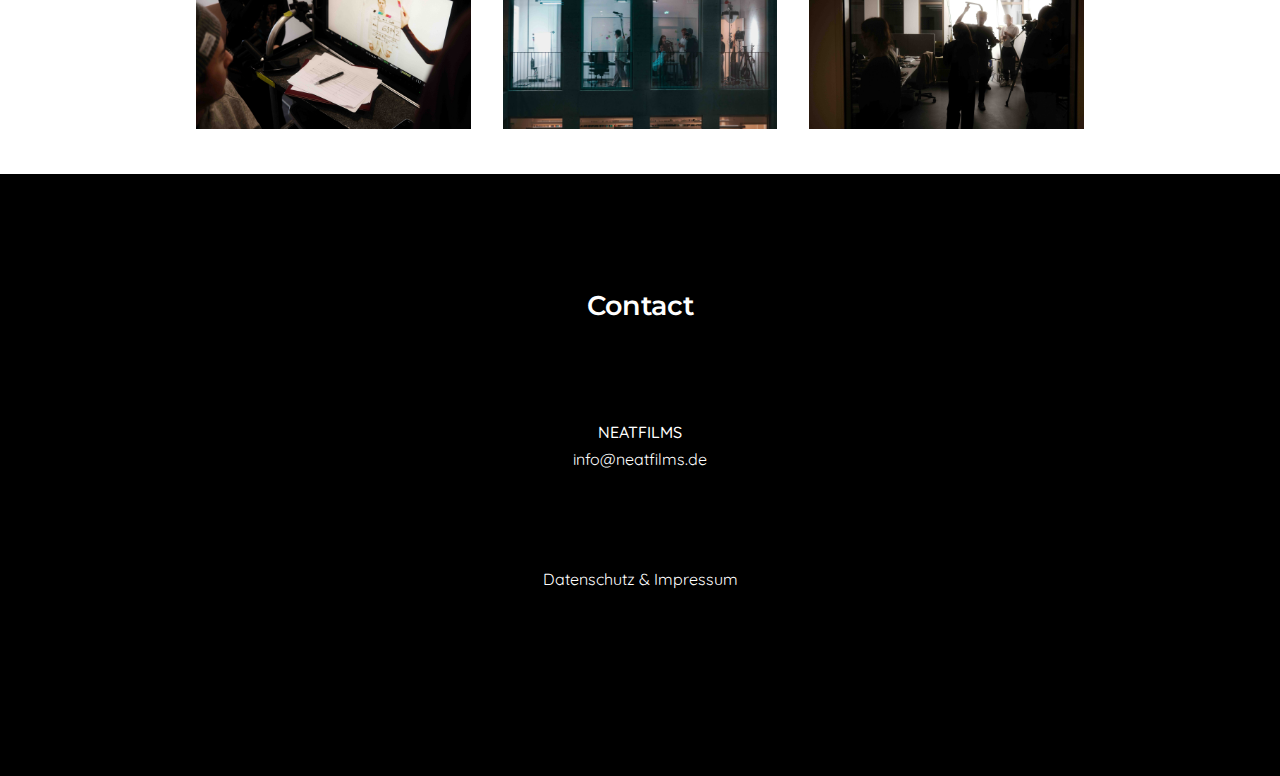
<file: subpage_interviewmitgott.html>
<!DOCTYPE html>
<html>

<head>
	<meta charset="utf-8">
    <meta name="viewport" content="width=device-width, initial-scale=1.0">
    
	<title>Interview with God | Neatfilms</title>
    
    <link rel="icon" href="logoschwarz.png">
    
    <link rel="preconnect" href="https://fonts.googleapis.com">
    <link rel="preconnect" href="https://fonts.gstatic.com" crossorigin>
    <link href="https://fonts.googleapis.com/css2?family=Lato:ital,wght@0,100;0,300;0,400;0,700;0,900;1,100;1,300;1,400;1,700;1,900&display=swap" rel="stylesheet">
    
    <link rel="preconnect" href="https://fonts.googleapis.com">
    <link rel="preconnect" href="https://fonts.gstatic.com" crossorigin>
    <link href="https://fonts.googleapis.com/css2?family=Quicksand:wght@300;400;500;600;700&display=swap" rel="stylesheet">
    
    <link rel="preconnect" href="https://fonts.googleapis.com">
    <link rel="preconnect" href="https://fonts.gstatic.com" crossorigin>
    <link href="https://fonts.googleapis.com/css2?family=Montserrat:ital,wght@0,100;0,200;0,300;0,400;0,500;0,600;0,700;0,800;0,900;1,100;1,200;1,300;1,400;1,500;1,600;1,700;1,800;1,900&display=swap" rel="stylesheet">
    
	<link rel="stylesheet" href="style6.css">

</head>

<body>
<!--    <div class="sublogo">
        <img src="logoschwarz.jpg" id="subpagelogo">
    </div> -->
    <div class="goback">
        <a href="index.html">← Go Back</a>
    </div>
    <div class="website-content">
        <div class="work mercedeswork">
            <h3>Short Film</h3>
            <h4>Interview with God</h4>
            <a href="https://vimeo.com/878306234/0525a14455?share=copy" target="_blank" id="tile">
                <figure class="subpagemainfigure">
                    <img src="img-play.png" id="thumbnail">
                </figure>
            </a>
            <div class="credits">
                <div class="overcolumn">
                <div class="column">
                    <p8><strong>Director</strong></p8>
                    <p8>Oliver Schmidt</p8>
                    <p9>.</p9>

                    
                </div>
                <div class="column2">
                    <p8><strong>Assistant Director</strong></p8>
                    <p8>Noelle Goetz</p8>
                </div>
                </div>
                <div class="overcolumn">
                    <div class="column">
                    <p8><strong>Producer</strong></p8>
                    <p8>Oliver Schmidt</p8>
                    <p9>.</p9>
                </div>
                <div class="column2">
                   <p8><strong>Screenplay</strong></p8>
                    <p8>Noelle Goetz, Valentin Christmann</p8>
                    <p8>Oliver Schmidt, Elias Müller</p8>
                </div>
                </div>
                <div class="overcolumn">
                <div class="column">
                    <p8><strong>Camera</strong></p8>
                    <p8>Elias Müller</p8>
                    <p8>Claudius Birk</p8>
                </div>
                <div class="column2">
                    <p8><strong>Editing</strong></p8>
                    <p8>Oliver SChmidt</p8>
                </div>
                </div>
                

            </div>
            <div class="subpagetext">
                <p>“Interview with God” is a short film that was made as part of our 4th semester. It's about the young, skeptical journalist Luzi, who is given the opportunity to conduct an interview with God at the heavenly headquarters. Why? Because she asked. But when she is put off, she decides to investigate on her own and comes to the conclusion that God doesn't exist at all ... or does he? </p>
            </div>
            <h5>BTS / Stills</h5>
            <div class="btsbilder">
                    <img src="ImG-BTS-9.jpg" id="subpagesmallfigure">
                    <img src="ImG-BTS-1.jpg" id="subpagesmallfigure">
                    <img src="ImG-BTS-4.jpg" id="subpagesmallfigure">
            </div>
            <div class="btsbilder">
                    <img src="ImG-BTS-6.jpg" id="subpagesmallfigure">
                    <img src="ImG-BTS-3.jpg" id="subpagesmallfigure">
                    <img src="ImG-BTS-8.jpg" id="subpagesmallfigure">
            </div>
        </div>
    </div>
<footer>
<div class="contact">
    <div class="contactheader">
    <h8>Contact</h8>
    </div>
    <div class="address">
 <!--   <h2>Adresse</h2> -->
        <p6>NEATFILMS</p6>
  <!--       <p7>Vordere Ledergasse 4, 90403 Nürnberg</p7>
        <a href="tel:+49 176 57772673" id="mailto">Tel. +49 176 57772673</a>-->
        <a href="mailto:info@neatfilms.de" id="mailto">info@neatfilms.de</a>
    </div>
    <div class="address">
        <a href="subpage_impressumdatenschutz.html" id="mailto">Datenschutz & Impressum</a>
    </div>
            
</div>
</footer>
</body>
</html>
</file>
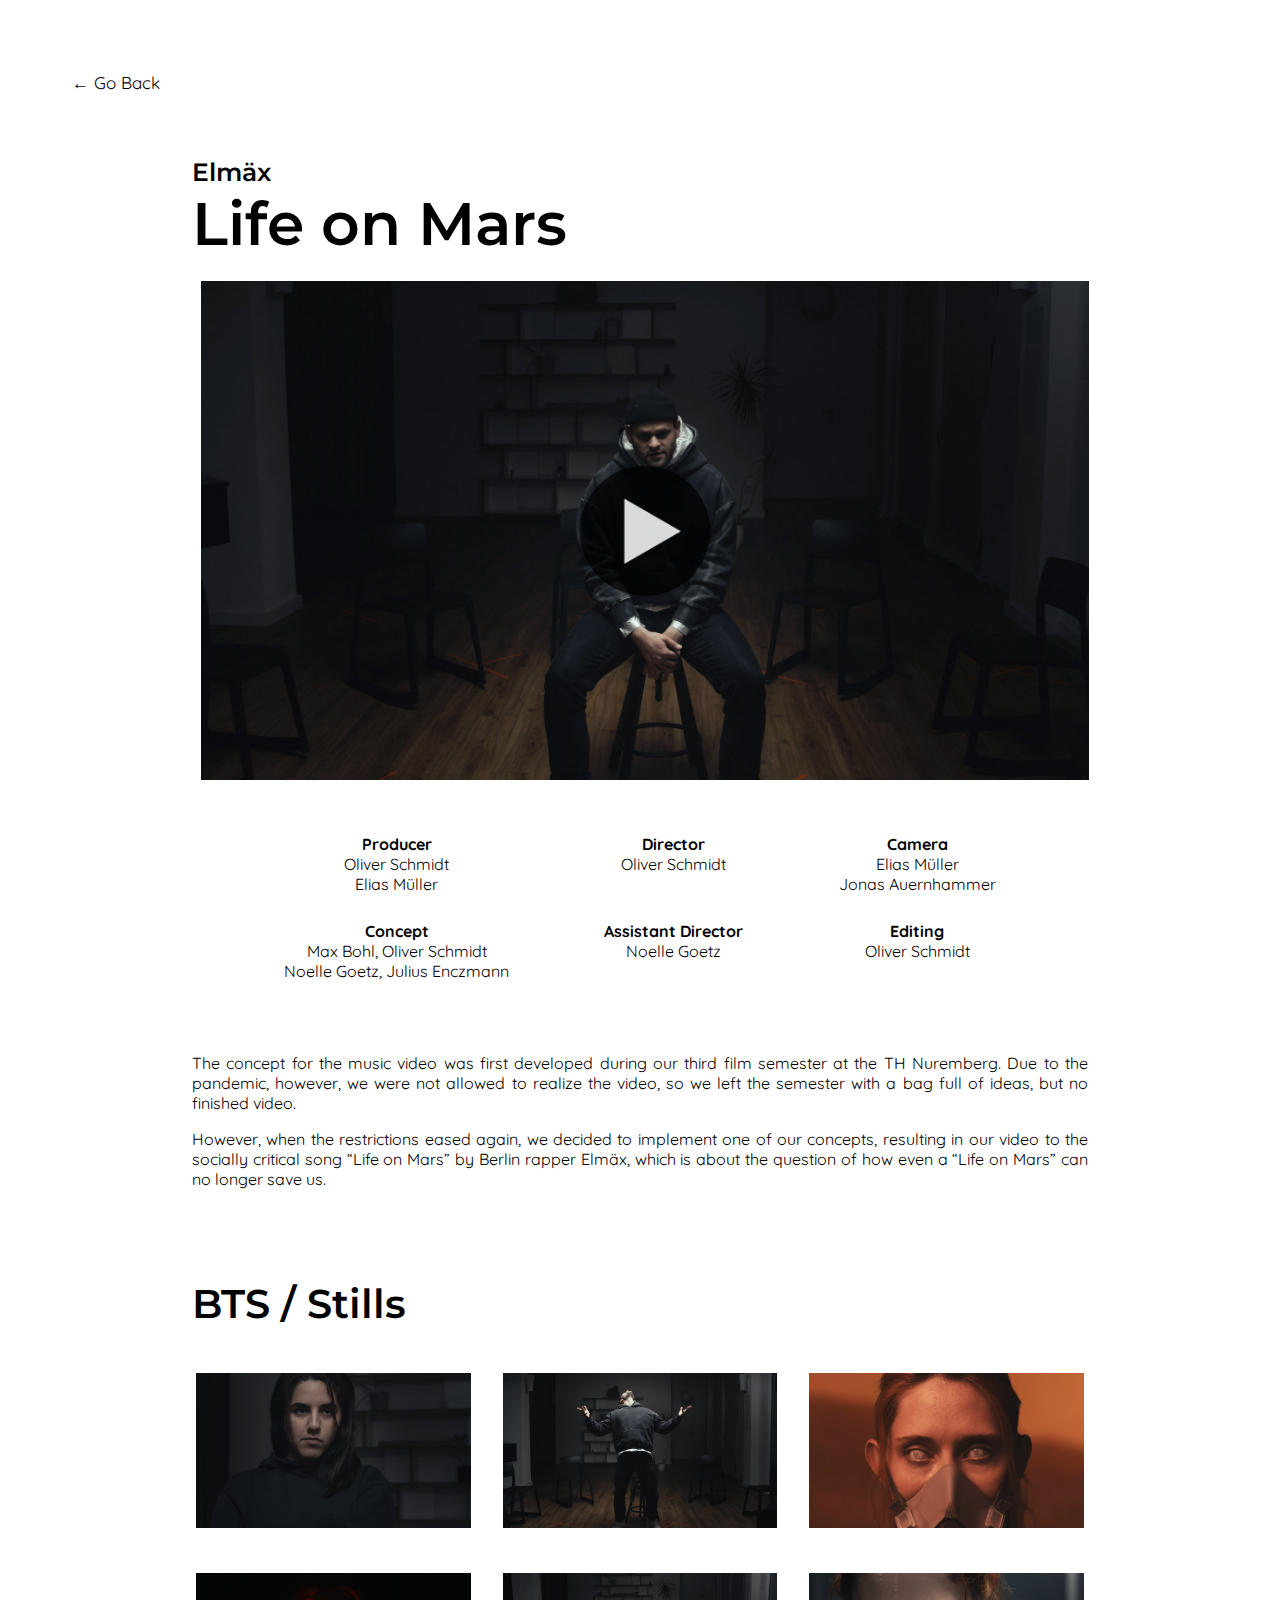
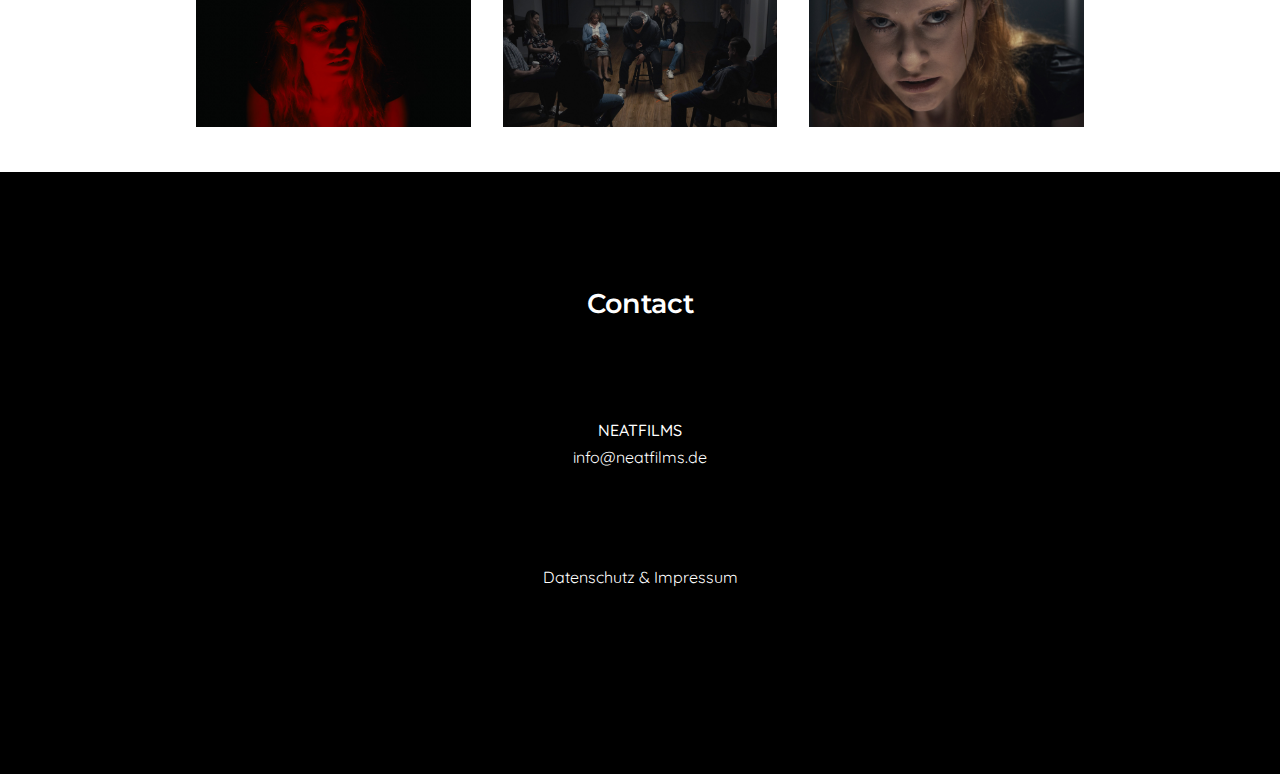
<file: subpage_lifeonmars.html>
<!DOCTYPE html>
<html>

<head>
	<meta charset="utf-8">
    <meta name="viewport" content="width=device-width, initial-scale=1.0">
    
	<title>Life on Mars | Neatfilms</title>
    
    <link rel="icon" href="logoschwarz.png">
    
    <link rel="preconnect" href="https://fonts.googleapis.com">
    <link rel="preconnect" href="https://fonts.gstatic.com" crossorigin>
    <link href="https://fonts.googleapis.com/css2?family=Lato:ital,wght@0,100;0,300;0,400;0,700;0,900;1,100;1,300;1,400;1,700;1,900&display=swap" rel="stylesheet">
    
    <link rel="preconnect" href="https://fonts.googleapis.com">
    <link rel="preconnect" href="https://fonts.gstatic.com" crossorigin>
    <link href="https://fonts.googleapis.com/css2?family=Quicksand:wght@300;400;500;600;700&display=swap" rel="stylesheet">
    
    <link rel="preconnect" href="https://fonts.googleapis.com">
    <link rel="preconnect" href="https://fonts.gstatic.com" crossorigin>
    <link href="https://fonts.googleapis.com/css2?family=Montserrat:ital,wght@0,100;0,200;0,300;0,400;0,500;0,600;0,700;0,800;0,900;1,100;1,200;1,300;1,400;1,500;1,600;1,700;1,800;1,900&display=swap" rel="stylesheet">
    
	<link rel="stylesheet" href="style6.css">

</head>

<body>
<!--    <div class="sublogo">
        <img src="logoschwarz.jpg" id="subpagelogo">
    </div> -->
    <div class="goback">
        <a href="index.html">← Go Back</a>
    </div>
    <div class="website-content">
        <div class="work mercedeswork">
            <h3>Elmäx</h3>
            <h4>Life on Mars</h4>
            <a href="https://www.youtube.com/watch?v=4jeMipwJClo&list=RD4jeMipwJClo&start_radio=1" target="_blank" id="tile">
                <figure class="subpagemainfigure">
                    <img src="lom-play.png" id="thumbnail">
                </figure>
            </a>
            <div class="credits">
                <div class="overcolumn">
                <div class="column">
                    <p8><strong>Producer</strong></p8>
                    <p8>Oliver Schmidt</p8>
                    <p8>Elias Müller</p8>
                </div>
                <div class="column2">
                    <p8><strong>Concept</strong></p8>
                    <p8>Max Bohl, Oliver Schmidt</p8>
                    <p8>Noelle Goetz, Julius Enczmann</p8>
                </div>
                </div>
                <div class="overcolumn">
                    <div class="column">
                    <p8><strong>Director</strong></p8>
                    <p8>Oliver Schmidt</p8>
                    <p9>.</p9>
                </div>
                <div class="column2">
                    <p8><strong>Assistant Director</strong></p8>
                    <p8>Noelle Goetz</p8>
                </div>
                </div>
                <div class="overcolumn">
                <div class="column">
                    <p8><strong>Camera</strong></p8>
                    <p8>Elias Müller</p8>
                    <p8>Jonas Auernhammer</p8>
                </div>
                <div class="column2">
                    <p8><strong>Editing</strong></p8>
                    <p8>Oliver Schmidt</p8>
                </div>
                </div>
                

            </div>
            <div class="subpagetext">
                <p>The concept for the music video was first developed during our third film semester at the TH Nuremberg. Due to the pandemic, however, we were not allowed to realize the video, so we left the semester with a bag full of ideas, but no finished video.</p>
                <p>However, when the restrictions eased again, we decided to implement one of our concepts, resulting in our video to the socially critical song “Life on Mars” by Berlin rapper Elmäx, which is about the question of how even a “Life on Mars” can no longer save us.</p>
            </div>
            <h5>BTS / Stills</h5>
            <div class="btsbilder">
                    <img src="lomneu1.jpg" id="subpagesmallfigure">
                    <img src="lom3.jpg" id="subpagesmallfigure">
                    <img src="lom4.jpg" id="subpagesmallfigure">
            </div>
            <div class="btsbilder">
                    <img src="lomneu5.jpg" id="subpagesmallfigure">
                    <img src="lomneu2.jpg" id="subpagesmallfigure">
                    <img src="lomneu4.jpg" id="subpagesmallfigure">
            </div>
        </div>
    </div>
<footer>
<div class="contact">
    <div class="contactheader">
    <h8>Contact</h8>
    </div>
    <div class="address">
 <!--   <h2>Adresse</h2> -->
        <p6>NEATFILMS</p6>
  <!--       <p7>Vordere Ledergasse 4, 90403 Nürnberg</p7>
        <a href="tel:+49 176 57772673" id="mailto">Tel. +49 176 57772673</a>-->
        <a href="mailto:info@neatfilms.de" id="mailto">info@neatfilms.de</a>
    </div>
    <div class="address">
        <a href="subpage_impressumdatenschutz.html" id="mailto">Datenschutz & Impressum</a>
    </div>
            
</div>
</footer>
</body>
</html>
</file>
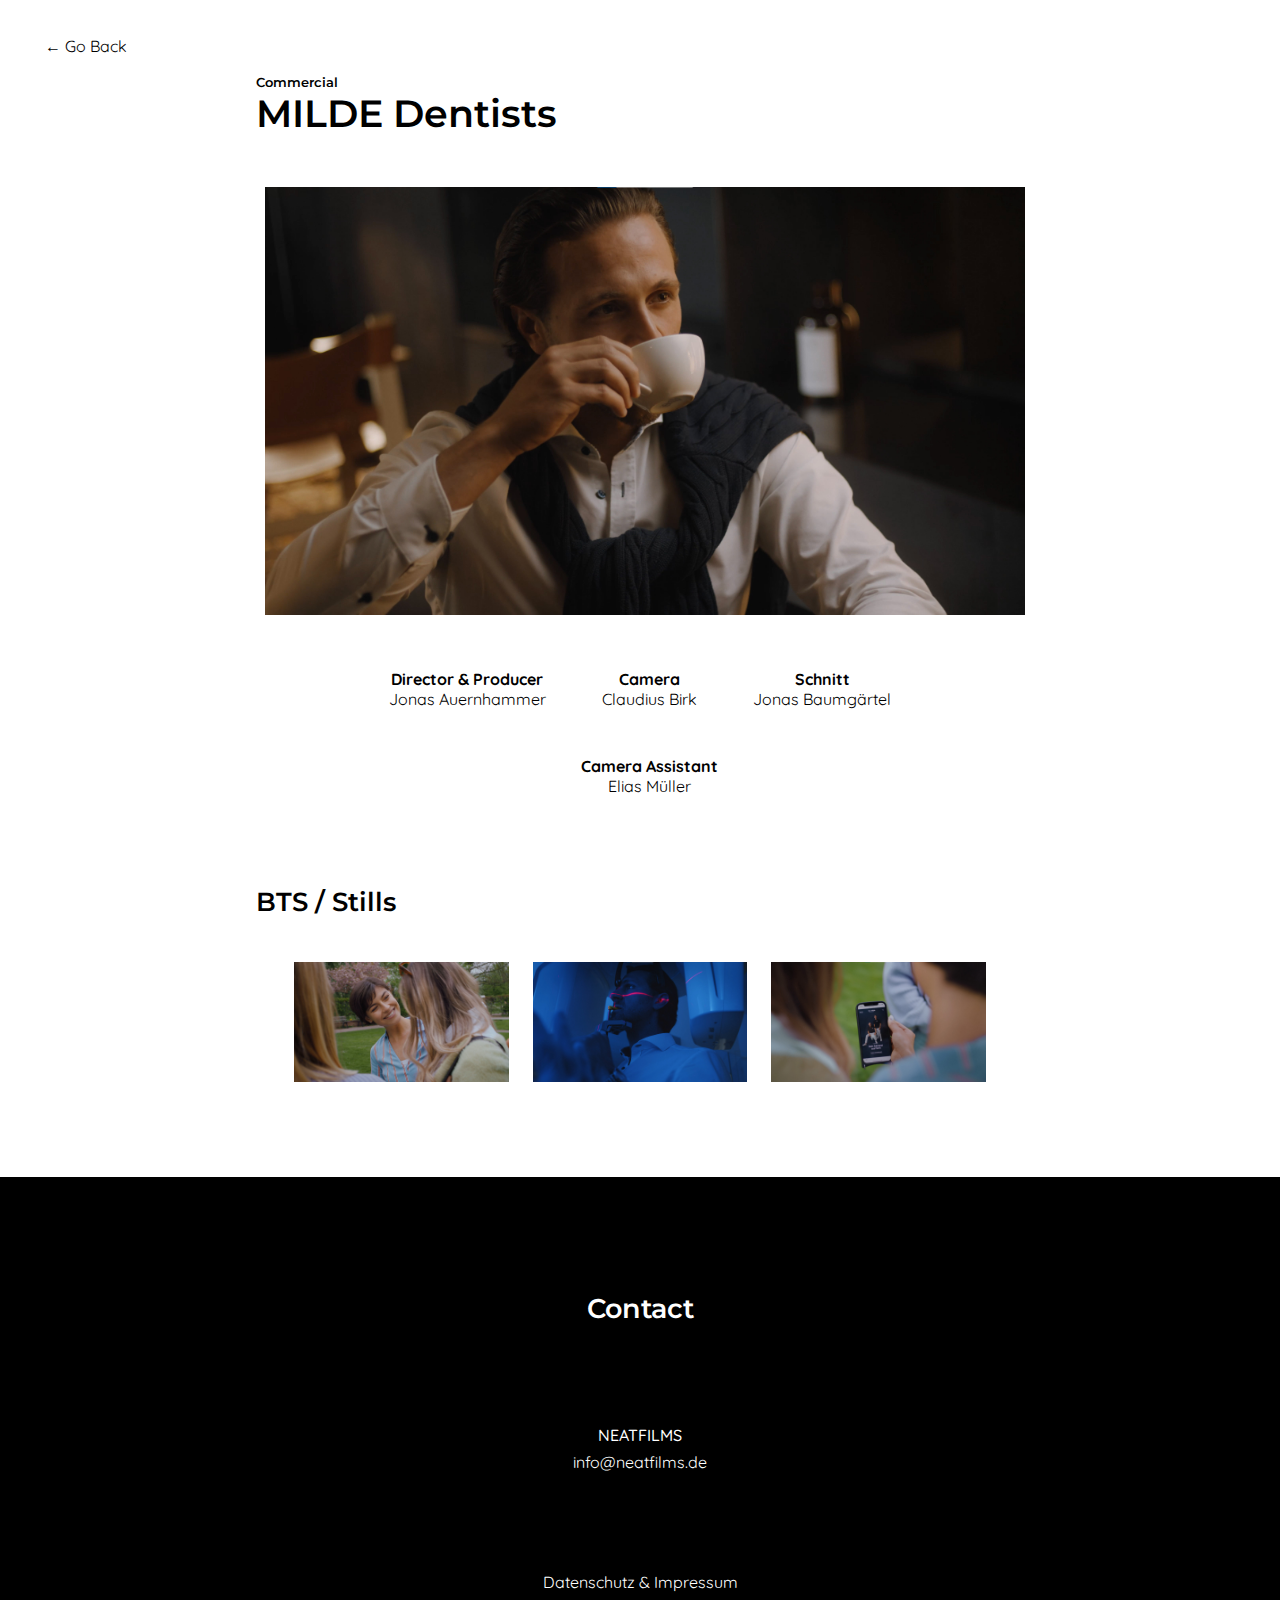
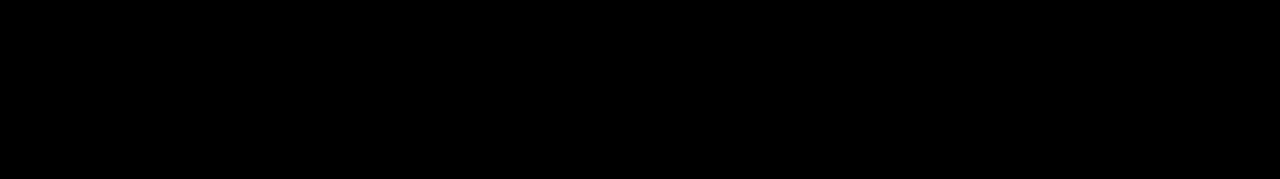
<file: subpage_milde.html>
<!DOCTYPE html>
<html>

<head>
	<meta charset="utf-8">
    
	<title>MILDE Zahnärzte | Neatfilms</title>
    
    <link rel="icon" href="logoschwarz.png">
    
    <link rel="preconnect" href="https://fonts.googleapis.com">
    <link rel="preconnect" href="https://fonts.gstatic.com" crossorigin>
    <link href="https://fonts.googleapis.com/css2?family=Lato:ital,wght@0,100;0,300;0,400;0,700;0,900;1,100;1,300;1,400;1,700;1,900&display=swap" rel="stylesheet">
    
    <link rel="preconnect" href="https://fonts.googleapis.com">
    <link rel="preconnect" href="https://fonts.gstatic.com" crossorigin>
    <link href="https://fonts.googleapis.com/css2?family=Quicksand:wght@300;400;500;600;700&display=swap" rel="stylesheet">
    
    <link rel="preconnect" href="https://fonts.googleapis.com">
    <link rel="preconnect" href="https://fonts.gstatic.com" crossorigin>
    <link href="https://fonts.googleapis.com/css2?family=Montserrat:ital,wght@0,100;0,200;0,300;0,400;0,500;0,600;0,700;0,800;0,900;1,100;1,200;1,300;1,400;1,500;1,600;1,700;1,800;1,900&display=swap" rel="stylesheet">
    
	<link rel="stylesheet" href="style3.css">

</head>

<body>
<!--    <div class="sublogo">
        <img src="logoschwarz.jpg" id="subpagelogo">
    </div> -->
    <div class="goback">
        <a href="index.html">← Go Back</a>
    </div>
    <div class="website-content">
        <div class="work mercedeswork">
            <h3>Commercial</h3>
            <h4>MILDE Dentists</h4>
            <a href="https://vimeo.com/715780169" target="_blank" id="tile">
                <figure class="subpagemainfigure">
                    <img src="Screenshot%202024-05-06%20230548.jpg" id="thumbnail">
                </figure>
            </a>
            <div class="credits">
                <div class="column">
                    <p8><strong>Director & Producer</strong></p8>
                    <p8>Jonas Auernhammer</p8>
                    <p9>.</p9>
                </div>
                <div class="overcolumn">
                    <div class="column">
                    <p8><strong>Camera</strong></p8>
                    <p8>Claudius Birk</p8>
                    <p9>.</p9>
                </div>
                <div class="column2">
                    <p8><strong>Camera Assistant</strong></p8>
                    <p8>Elias Müller</p8>
                </div>
                </div>
                <div class="column">
                    <p8><strong>Schnitt</strong></p8>
                    <p8>Jonas Baumgärtel</p8>
                    <p9>.</p9>
                </div>
                

            </div>
            <div class="subpagetext">
                <p></p>
            </div>
            <h5>BTS / Stills</h5>
            <div class="btsbilder">
                    <img src="Screenshot%202024-05-06%20230757.jpg" id="subpagesmallfigure">
                    <img src="Screenshot%202024-05-06%20230918.jpg" id="subpagesmallfigure">
                    <img src="Screenshot%202024-05-06%20230824.jpg" id="subpagesmallfigure">
            </div>
        </div>
    </div>
<footer>
<div class="contact">
    <div class="contactheader">
    <h8>Contact</h8>
    </div>
    <div class="address">
 <!--   <h2>Adresse</h2> -->
        <p6>NEATFILMS</p6>
  <!--       <p7>Vordere Ledergasse 4, 90403 Nürnberg</p7>
        <a href="tel:+49 176 57772673" id="mailto">Tel. +49 176 57772673</a>-->
        <a href="mailto:info@neatfilms.de" id="mailto">info@neatfilms.de</a>
    </div>
    <div class="address">
        <a href="subpage_impressumdatenschutz.html" id="mailto">Datenschutz & Impressum</a>
    </div>
            
</div>
</footer>
</body>
</html>
</file>
<file: style3.css>
html {
    scroll-behavior: smooth;
}





/*Allgemeine Regeln*/


.website-content {
    background-color: white;
    font-family: 'Quicksand', sans-serif;
    color: black;
    padding: 25px;
    padding-bottom: 50px;
}


.about, .work, .contact, h2 {
    max-width: 60vw;
    margin-left: auto;
    margin-right: auto;
}

.workstart, .workwer, .workdok, .workspi {
    max-width: 60vw;
    margin-left: auto;
    margin-right: auto;
    display: flex;
    flex-direction:row;
    justify-content: center;
    flex-wrap: wrap;
    padding-bottom: 10vh;
}

h1 {
    font-family: 'Montserrat', sans-serif;
    font-weight: 600;
    padding-top: 2vh;
}

h2 {
    font-family: 'Montserrat', sans-serif;
}

h8 {
    font-family: 'Montserrat', sans-serif;
    font-size: 3vh;
    font-weight: 600;
    padding-top: 2vh;
}

a {
    text-decoration: none;
    color: black;
}

a:hover {
    opacity: 0.7;
    transition: 0.3s;
}

figure {
    padding: 0;
    border: 0;
    margin: 0;
}





/*Allgemeine Regeln - Spezielle Anpassungen*/



.workspi {
    justify-content: space-between;
}

.contactheader {
    text-align: center;
    padding-top: 10vh;
}




/*Title Screen*/

body {
    margin: 0px;
    background-color: white;
}

#logo {
    max-width: 70%;
    margin-top: 15vh;
    margin-left: 14vw;
}

#myVideo {
    width: 100vw;
    height: 100vh;
    object-fit: cover;
    position: fixed;
    left: 0;
    right: 0;
    top: 0;
    bottom: 0;
    z-index: -1;
}

p4 {
    display: block;
    margin: 1vh;
    margin-bottom: 4vh;
    margin
}





/*Scroll down Fade-In Animation*/

@keyframes scrolldown {
    0% {opacity: 0;}
    50% {opacity: 0;}
    100% {opacity: 1;}
}

.scrolldown {
    font-family: 'Quicksand', sans-serif;
    color: white;
    text-align: center;
    margin-top: 15vh;
    animation-name: scrolldown;
    animation-duration: 3s;
}





/*Pfeil Animation*/

@keyframes pfeil {
    0% {margin-top: -2vh; margin-bottom: 6vh; height: 7px; padding-bottom: 3px}
    25% {margin-top: 0vh; margin-bottom: 4vh; height: 10px; padding-bottom: 0px}
    50% {margin-top: -2vh; margin-bottom: 6vh; height: 7px; padding-bottom: 3px}
    75% {margin-top: 0vh; margin-bottom: 4vh; height: 10px; padding-bottom: 0px}
    100% {margin-top: -2vh; margin-bottom: 6vh; height: 7px; padding-bottom: 3px}
}

#pfeil {
    position: relative;
    width: 18px;
    margin-top: -2vh;
    margin-bottom: 6vh;
    animation-name: pfeil;
    animation-delay: 1.5s;
    animation-duration: 4s;
    animation-iteration-count: infinite;
}





/*Über Mich*/

.about {
    padding-bottom: 10vh;
    margin-top: 7vh
}

.vorstellung {
    display: flex;
    align-items: flex-start;
    margin: 2vh;
}

#ich {
    max-width: 30%;
    margin-right: 4vh;
}







/*Arbeiten-Navigation*/

 .worknav {
    max-width: 60vw;
    margin-left: auto;
    margin-right: auto;
    display: flex;
    padding: 2vw;
    position: -webkit-sticky; /* Safari */
    position: sticky;
    top: 0;
    margin-top: -20px;
    background-color: white;
    z-index: 150;
}

p5, .worklink {
    margin-right: 1vw;
    color: black;
}

em {
    font-style: normal;
    font-weight: 1000;
}






/*Arbeiten*/

#thumbnail {
    max-width: 100%;
    padding: 5px;
}

#thumbnail:hover {
    opacity: 0.9;
    transition: 0.3s;
}

#plakat {
    max-width: 50%;
    padding: 5px;
    margin-right: -200px;
}

#movie {
    margin-right: -200px;
    max-width: 50%;
}

figcation {
    text-align: center;
}

#tile {
    max-width: 50%;
}

#moviefigcaption {
    max-width: 52%;
    text-align: center;
}





/*Worklink-Animation*/

.figurefx {
    max-width: 90%;
    width: auto;
    margin: 30px auto;
    display: block;
    position: relative;
    overflow: hidden;
}

.figurefx figcaption {
    position: absolute;
    text-align: center;
    background: white;
    padding: 15px;
    z-index: 100;
    width: 100%;
    max-height: 100%;
    transition: all 0.5s;
}

.pushup img{
    transition: all 0.5s;
    
}

.pushup:hover img{
    transform: translate3d(0, -20px, 0);
    opacity: 0.5;
}

.pushup:hover figcaption{
    transform: translate3d(0, -100%, 0);
}





/*Kontakt*/

footer {
    background-color: black;
    color: white;
    font-family: 'Quicksand', sans-serif;
    padding: 25px;
    padding-bottom: 15vh;
}

.contact {
    padding-bottom: 5vh;
}

.address {
    text-align: center;
    margin-top: 100px
}

p6 {
    font-weight: 500;
    margin-top: 10px;
    
}

p7 {
    display: block;
    margin: 7px;
}

#mailto {
    color: white;
    display: block;
    margin: 7px;
}



/*-----Subpages-----*/

.goback {
    font-family: 'Quicksand', sans-serif;
    color: black;
    margin-left: 5vh;
    margin-top: 4vh;
    position: absolute;
}

.sublogo {
    max-width: 20vw;
    margin-left: auto;
    margin-right: auto;
}

#subpagelogo {
    max-width: 100%;
    margin-top: 5vh;}

h3, h4, h5 {
    font-family: 'Montserrat', sans-serif;
    font-weight: 600;
    margin: 0;
}

h3 {
    font-size: 1vw;
}

h4 {
    font-size: 3vw;
    margin-bottom: 5vh
}

h5 {
    font-size: 2vw;
    margin-bottom: 5vh
}

@keyframes start {
    0% {opacity: 0}
    100% {opacity: 1}
}

.mercedeswork {
    margin-top: 50px;
    animation-name: start;
    animation-duration: 0.5s;
}

.subpagemainfigure, .credits {
    max-width: 99%;
    margin-left: auto;
    margin-right: auto;
    margin-bottom: 5vh;
    
}

.subpagetext {
    max-width: 70%;
    margin-left: auto;
    margin-right: auto;
    text-align: justify;
    margin-bottom: 10vh;
}

.credits {
    max-width: 70%;
    display: flex;
    flex-direction: row;
    justify-content: space-around;
    margin-bottom: 8vh;
}

.overcolumn {
    
}

.column, .column2 {
    display: flex;
    flex-direction: column;
    align-items: center;
}

.column2 {
    margin-top: 3vh;
}

.btsbilder {
    display: flex;
    flex-direction: row;
    max-width: 90%;
    margin-left: auto;
    margin-right: auto;
    justify-content: space-between;
    margin-bottom: 5vh;
}

#subpagesmallfigure {
    max-width: 31%;
    margin: 0;
}

p9 {
    color: white;
}




/*-----Blog-----*/

p2 {
    font-weight: 400;
    font-style: italic;
    padding-bottom: 20px;
}

#blogheader {
    margin-bottom: 7px;
}

.blogeintrag {
    margin-top: 50px;
}
</file>
<file: style7.css>
html {
    scroll-behavior: smooth;
}


/*Allgemeine Regeln*/


.website-content {
    background-color: white;
    font-family: 'Quicksand', sans-serif;
    color: black;
    padding: 0px;
    padding-bottom: 0px;
}

@media screen and (max-width: 425px){
    .website-content {
        max-width:90vw;
        margin-left: auto;
        margin-right: auto;
    }
    p {
    font-size: 12px
}
    .goback {
    font-family: 'Quicksand', sans-serif;
    color: black;
    margin-left: 2vh;
    margin-top: 2vh;
    position: relative;
    font-size: 15px;
}
    .credits {
        flex-direction: column;
        margin-top: -3vh
    }
    .column {
        margin-top: 2vh
    }
    p8 {
    font-size: 16px
}
    p {
        font-size: 16px;
    }
    laura {
        font-size: 15px;
    }
    h3 {
        font-size: 20px;
}

    h4 {
        font-size: 35px;
        margin-bottom: 5vh
    }
}


@media screen and (min-width: 426px){
    .website-content {
        max-width: 90vw;
        margin-left: auto;
        margin-right: auto;
    }
    p {
    font-size: 12px
}
    .goback {
    font-family: 'Quicksand', sans-serif;
    color: black;
    margin-left: 4vh;
    margin-top: 4vh;
    position: relative;
    font-size: 16px;
}
    .credits {
        flex-direction: column;
    }
    .column {
        margin-top: 3vh
    }
    p8 {
    font-size: 16px
}
    p {
        font-size: 16px;
    }
    laura {
        font-size: 25px;
    }
    h3 {
        font-size: 20px;
}

    h4 {
        font-size: 40px;
        margin-bottom: 5vh
    }
}

@media screen and (min-width: 550px){
    .website-content {
        max-width: 85vw;
        margin-left: auto;
        margin-right: auto;
    }
    p {
    font-size: 12px
}
    .goback {
    font-family: 'Quicksand', sans-serif;
    color: black;
    margin-left: 4vh;
    margin-top: 4vh;
    position: relative;
    font-size: 16px;
}
    .credits {
        flex-direction: column;
    }
    .column {
        margin-top: 3vh
    }
    p8 {
    font-size: 16px
}
    p {
        font-size: 16px;
    }
    laura {
        font-size: 20px;
    }
    h3 {
        font-size: 20px;
}

    h4 {
        font-size: 40px;
        margin-bottom: 5vh
    }
}

@media screen and (min-width: 650px){
    .website-content {
        max-width: 85vw;
        margin-left: auto;
        margin-right: auto;
    }
    p {
    font-size: 15px
}
    .goback {
    font-family: 'Quicksand', sans-serif;
    color: black;
    margin-left: 4vh;
    margin-top: 4vh;
    position: relative;
    font-size: 17px;
}
    .credits {
        flex-direction: column;
    }
    .column {
        margin-top: 3vh
    }
    p8 {
    font-size: 16px
}
    p {
        font-size: 16px;
    }
    laura {
        font-size: 20px;
    }
    h3 {
        font-size: 25px;
}

    h4 {
        font-size: 60px;
        margin-bottom: 5vh
    }
}

@media screen and (min-width: 750px){
    .website-content {
        max-width: 80vw;
        margin-left: auto;
        margin-right: auto;
    }
    p {
        font-size: 15px
}
    .goback {
        font-family: 'Quicksand', sans-serif;
        color: black;
        margin-left: 6vh;
        margin-top: 6vh;
        position: relative;
        font-size: 17px;
}
    .credits {
        flex-direction: column;
    }
    .column {
        margin-top: 3vh
    }
    p8 {
    font-size: 16px
}
    p {
        font-size: 16px;
    }
    laura {
        font-size: 20px;
    }
    h3 {
        font-size: 25px;
}

    h4 {
        font-size: 60px;
        margin-bottom: 5vh
    }
}

@media screen and (min-width: 1050px){
    .website-content {
        max-width: 70vw;
        margin-left: auto;
        margin-right: auto;
    }
    p {
        font-size: 17px
}
    .goback {
        font-family: 'Quicksand', sans-serif;
        color: black;
        margin-left: 8vh;
        margin-top: 8vh;
        position: relative;
        font-size: 17px;
    }
    .credits {
        flex-direction: column;
    }
    .column {
        margin-top: 0vh
    }
    p8 {
    font-size: 16px
}
    p {
        font-size: 16px;
    }
    laura {
        font-size: 20px;
    }
    h3 {
        font-size: 25px;
}

    h4 {
        font-size: 60px;
        margin-bottom: 5vh
    }
}

@media screen and (min-width: 1300px){
    .website-content {
        max-width: 60vw;
        margin-left: auto;
        margin-right: auto;
    }
    p {
    font-size: 17px
}
    .goback {
    font-family: 'Quicksand', sans-serif;
    color: black;
    margin-left: 8vh;
    margin-top: 8vh;
    position: relative;
    font-size: 17px;
}
    .credits {
        flex-direction: row;
    }
    .column {
        margin-top: 3vh
    }
    p8 {
    font-size: 16px
}
    p {
        font-size: 16px;
    }
    laura {
        font-size: 20px;
    }
    h3 {
        font-size: 25px;
}

    h4 {
        font-size: 60px;
        margin-bottom: 5vh
    }
}

@media screen and (min-width: 1550px){
    .website-content {
        max-width: 60vw;
        margin-left: auto;
        margin-right: auto;
    }
    p {
    font-size: 17px
}
    .goback {
    font-family: 'Quicksand', sans-serif;
    color: black;
    margin-left: 8vh;
    margin-top: 8vh;
    position: relative;
    font-size: 17px;
}
    .credits {
        flex-direction: row;
    }
    .column {
        margin-top: 3vh
    }
    p8 {
    font-size: 16px
}
    p {
        font-size: 16px;
    }
    laura {
        font-size: 20px;
    }
    h3 {
        font-size: 25px;
}

    h4 {
        font-size: 60px;
        margin-bottom: 5vh
    }
    .subpagetext {
        max-width: 70%;
    }
}

h8 {
    font-family: 'Montserrat', sans-serif;
    font-size: 3vh;
    font-weight: 600;
    padding-top: 2vh;
}

a {
    text-decoration: none;
    color: black;
}

a:hover {
    opacity: 0.7;
    transition: 0.3s;
}

.contactheader {
    text-align: center;
    padding-top: 10vh;
}


body {
    margin: 0px;
    background-color: white;
}
















/*Arbeiten*/

#thumbnail {
    max-width: 100%;
    padding: 5px;
}

#thumbnail:hover {
    opacity: 0.9;
    transition: 0.3s;
}

/*Kontakt*/

footer {
    background-color: black;
    color: white;
    font-family: 'Quicksand', sans-serif;
    padding: 25px;
    padding-bottom: 15vh;
}

.contact {
    padding-bottom: 5vh;
}

.address {
    text-align: center;
    margin-top: 100px
}

p6 {
    font-weight: 500;
    margin-top: 10px;
    
}

p7 {
    display: block;
    margin: 7px;
}

#mailto {
    color: white;
    display: block;
    margin: 7px;
}


h3, h4, h5 {
    font-family: 'Montserrat', sans-serif;
    font-weight: 600;
    margin: 0;
}



h5 {
    font-size: 40px;
    margin-bottom: 5vh
}

@keyframes start {
    0% {opacity: 0}
    100% {opacity: 1}
}

.mercedeswork {
    margin-top: 7vh;
    animation-name: start;
    animation-duration: 0.5s;
}

.subpagemainfigure, .credits {
    max-width: 99%;
    margin-left: auto;
    margin-right: auto;
    margin-bottom: 5vh;
    
}

.subpagetext {
    margin-left: auto;
    margin-right: auto;
    text-align: justify;
    margin-bottom: 10vh;
}

.credits {
    max-width: 90%;
    display: flex;
    justify-content: space-around;
    margin-bottom: 8vh;
}

.overcolumn {
    
}

.column, .column2 {
    display: flex;
    flex-direction: column;
    align-items: center;
}

.column3 {
    display: flex;
    flex-direction: column;
    align-items: center;
    margin-bottom: 2vh;
}

.column2 {
    margin-top: 3vh;
}

.btsbilder {
    display: flex;
    flex-direction: row;
    max-width: 99%;
    margin-left: auto;
    margin-right: auto;
    justify-content: space-between;
    margin-bottom: 5vh;
}

#subpagesmallfigure {
    max-width: 31%;
    margin: 0;
}

p9{
    color: white;
}
</file>
<file: style5.css>
html {
    scroll-behavior: smooth;
}


/*Allgemeine Regeln*/


.website-content {
    background-color: white;
    font-family: 'Quicksand', sans-serif;
    color: black;
    padding: 0px;
    padding-bottom: 0px;
}

@media screen and (max-width: 425px){
    .website-content {
        max-width:90vw;
        margin-left: auto;
        margin-right: auto;
    }
    p {
    font-size: 12px
}
    .goback {
    font-family: 'Quicksand', sans-serif;
    color: black;
    margin-left: 2vh;
    margin-top: 2vh;
    position: relative;
    font-size: 15px;
}
    .credits {
        flex-direction: column;
        margin-top: -3vh
    }
    .column {
        margin-top: 2vh
    }
    p8 {
    font-size: 16px
}
    p {
        font-size: 16px;
    }
    h3 {
        font-size: 20px;
}

    h4 {
        font-size: 35px;
        margin-bottom: 5vh
    }
}


@media screen and (min-width: 426px){
    .website-content {
        max-width: 90vw;
        margin-left: auto;
        margin-right: auto;
    }
    p {
    font-size: 12px
}
    .goback {
    font-family: 'Quicksand', sans-serif;
    color: black;
    margin-left: 4vh;
    margin-top: 4vh;
    position: relative;
    font-size: 16px;
}
    .credits {
        flex-direction: column;
    }
    .column {
        margin-top: 3vh
    }
    p8 {
    font-size: 16px
}
    p {
        font-size: 16px;
    }
    h3 {
        font-size: 20px;
}

    h4 {
        font-size: 40px;
        margin-bottom: 5vh
    }
}

@media screen and (min-width: 550px){
    .website-content {
        max-width: 85vw;
        margin-left: auto;
        margin-right: auto;
    }
    p {
    font-size: 12px
}
    .goback {
    font-family: 'Quicksand', sans-serif;
    color: black;
    margin-left: 4vh;
    margin-top: 4vh;
    position: relative;
    font-size: 16px;
}
    .credits {
        flex-direction: column;
    }
    .column {
        margin-top: 3vh
    }
    p8 {
    font-size: 16px
}
    p {
        font-size: 16px;
    }
    h3 {
        font-size: 20px;
}

    h4 {
        font-size: 40px;
        margin-bottom: 5vh
    }
}

@media screen and (min-width: 650px){
    .website-content {
        max-width: 85vw;
        margin-left: auto;
        margin-right: auto;
    }
    p {
    font-size: 15px
}
    .goback {
    font-family: 'Quicksand', sans-serif;
    color: black;
    margin-left: 4vh;
    margin-top: 4vh;
    position: relative;
    font-size: 17px;
}
    .credits {
        flex-direction: column;
    }
    .column {
        margin-top: 3vh
    }
    p8 {
    font-size: 16px
}
    p {
        font-size: 16px;
    }
    h3 {
        font-size: 25px;
}

    h4 {
        font-size: 60px;
        margin-bottom: 5vh
    }
}

@media screen and (min-width: 750px){
    .website-content {
        max-width: 80vw;
        margin-left: auto;
        margin-right: auto;
    }
    p {
        font-size: 15px
}
    .goback {
        font-family: 'Quicksand', sans-serif;
        color: black;
        margin-left: 6vh;
        margin-top: 6vh;
        position: relative;
        font-size: 17px;
}
    .credits {
        flex-direction: row;
    }
    .column {
        margin-top: 3vh
    }
    p8 {
    font-size: 16px
}
    p {
        font-size: 16px;
    }
    h3 {
        font-size: 25px;
}

    h4 {
        font-size: 60px;
        margin-bottom: 5vh
    }
}

@media screen and (min-width: 1050px){
    .website-content {
        max-width: 70vw;
        margin-left: auto;
        margin-right: auto;
    }
    p {
        font-size: 17px
}
    .goback {
        font-family: 'Quicksand', sans-serif;
        color: black;
        margin-left: 8vh;
        margin-top: 8vh;
        position: relative;
        font-size: 17px;
    }
    .credits {
        flex-direction: row;
    }
    .column {
        margin-top: 0vh
    }
    p8 {
    font-size: 16px
}
    p {
        font-size: 16px;
    }
    h3 {
        font-size: 25px;
}

    h4 {
        font-size: 60px;
        margin-bottom: 5vh
    }
}

@media screen and (min-width: 1300px){
    .website-content {
        max-width: 60vw;
        margin-left: auto;
        margin-right: auto;
    }
    p {
    font-size: 17px
}
    .goback {
    font-family: 'Quicksand', sans-serif;
    color: black;
    margin-left: 8vh;
    margin-top: 8vh;
    position: relative;
    font-size: 17px;
}
    .credits {
        flex-direction: row;
    }
    .column {
        margin-top: 3vh
    }
    p8 {
    font-size: 16px
}
    p {
        font-size: 16px;
    }
    h3 {
        font-size: 25px;
}

    h4 {
        font-size: 60px;
        margin-bottom: 5vh
    }
}

@media screen and (min-width: 1550px){
    .website-content {
        max-width: 60vw;
        margin-left: auto;
        margin-right: auto;
    }
    p {
    font-size: 17px
}
    .goback {
    font-family: 'Quicksand', sans-serif;
    color: black;
    margin-left: 8vh;
    margin-top: 8vh;
    position: relative;
    font-size: 17px;
}
    .credits {
        flex-direction: row;
    }
    .column {
        margin-top: 3vh
    }
    p8 {
    font-size: 16px
}
    p {
        font-size: 16px;
    }
    h3 {
        font-size: 25px;
}

    h4 {
        font-size: 60px;
        margin-bottom: 5vh
    }
    .subpagetext {
        max-width: 70%;
    }
}

h8 {
    font-family: 'Montserrat', sans-serif;
    font-size: 3vh;
    font-weight: 600;
    padding-top: 2vh;
}

a {
    text-decoration: none;
    color: black;
}

a:hover {
    opacity: 0.7;
    transition: 0.3s;
}

.contactheader {
    text-align: center;
    padding-top: 10vh;
}


body {
    margin: 0px;
    background-color: white;
}
















/*Arbeiten*/

#thumbnail {
    max-width: 100%;
    padding: 5px;
}

#thumbnail:hover {
    opacity: 0.9;
    transition: 0.3s;
}

/*Kontakt*/

footer {
    background-color: black;
    color: white;
    font-family: 'Quicksand', sans-serif;
    padding: 25px;
    padding-bottom: 15vh;
}

.contact {
    padding-bottom: 5vh;
}

.address {
    text-align: center;
    margin-top: 100px
}

p6 {
    font-weight: 500;
    margin-top: 10px;
    
}

p7 {
    display: block;
    margin: 7px;
}

#mailto {
    color: white;
    display: block;
    margin: 7px;
}


h3, h4, h5 {
    font-family: 'Montserrat', sans-serif;
    font-weight: 600;
    margin: 0;
}



h5 {
    font-size: 40px;
    margin-bottom: 5vh
}

@keyframes start {
    0% {opacity: 0}
    100% {opacity: 1}
}

.mercedeswork {
    margin-top: 7vh;
    animation-name: start;
    animation-duration: 0.5s;
}

.subpagemainfigure, .credits {
    max-width: 99%;
    margin-left: auto;
    margin-right: auto;
    margin-bottom: 5vh;
    
}

.subpagetext {
    margin-left: auto;
    margin-right: auto;
    text-align: justify;
    margin-bottom: 10vh;
}

.credits {
    max-width: 90%;
    display: flex;
    justify-content: space-around;
    margin-bottom: 8vh;
}

.overcolumn {
    
}

.column, .column2 {
    display: flex;
    flex-direction: column;
    align-items: center;
}

.column3 {
    display: flex;
    flex-direction: column;
    align-items: center;
    margin-bottom: 2vh;
}

.column2 {
    margin-top: 3vh;
}

.btsbilder {
    display: flex;
    flex-direction: row;
    max-width: 99%;
    margin-left: auto;
    margin-right: auto;
    justify-content: space-between;
    margin-bottom: 5vh;
}

#subpagesmallfigure {
    max-width: 31%;
    margin: 0;
}
</file>
<file: style6.css>
html {
    scroll-behavior: smooth;
}


/*Allgemeine Regeln*/


.website-content {
    background-color: white;
    font-family: 'Quicksand', sans-serif;
    color: black;
    padding: 0px;
    padding-bottom: 0px;
}

@media screen and (max-width: 425px){
    .website-content {
        max-width:90vw;
        margin-left: auto;
        margin-right: auto;
    }
    p {
    font-size: 12px
}
    .goback {
    font-family: 'Quicksand', sans-serif;
    color: black;
    margin-left: 2vh;
    margin-top: 2vh;
    position: relative;
    font-size: 15px;
}
    .credits {
        flex-direction: column;
        margin-top: -3vh
    }
    .column {
        margin-top: 2vh
    }
    p8 {
    font-size: 16px
}
    p {
        font-size: 16px;
    }
    laura {
        font-size: 15px;
    }
    h3 {
        font-size: 20px;
}

    h4 {
        font-size: 35px;
        margin-bottom: 5vh
    }
}


@media screen and (min-width: 426px){
    .website-content {
        max-width: 90vw;
        margin-left: auto;
        margin-right: auto;
    }
    p {
    font-size: 12px
}
    .goback {
    font-family: 'Quicksand', sans-serif;
    color: black;
    margin-left: 4vh;
    margin-top: 4vh;
    position: relative;
    font-size: 16px;
}
    .credits {
        flex-direction: column;
    }
    .column {
        margin-top: 3vh
    }
    p8 {
    font-size: 16px
}
    p {
        font-size: 16px;
    }
    laura {
        font-size: 20px;
    }
    h3 {
        font-size: 20px;
}

    h4 {
        font-size: 40px;
        margin-bottom: 5vh
    }
}

@media screen and (min-width: 550px){
    .website-content {
        max-width: 85vw;
        margin-left: auto;
        margin-right: auto;
    }
    p {
    font-size: 12px
}
    .goback {
    font-family: 'Quicksand', sans-serif;
    color: black;
    margin-left: 4vh;
    margin-top: 4vh;
    position: relative;
    font-size: 16px;
}
    .credits {
        flex-direction: column;
    }
    .column {
        margin-top: 3vh
    }
    p8 {
    font-size: 16px
}
    p {
        font-size: 16px;
    }
    laura {
        font-size: 20px;
    }
    h3 {
        font-size: 20px;
}

    h4 {
        font-size: 40px;
        margin-bottom: 5vh
    }
}

@media screen and (min-width: 650px){
    .website-content {
        max-width: 85vw;
        margin-left: auto;
        margin-right: auto;
    }
    p {
    font-size: 15px
}
    .goback {
    font-family: 'Quicksand', sans-serif;
    color: black;
    margin-left: 4vh;
    margin-top: 4vh;
    position: relative;
    font-size: 17px;
}
    .credits {
        flex-direction: column;
    }
    .column {
        margin-top: 3vh
    }
    p8 {
    font-size: 16px
}
    p {
        font-size: 16px;
    }
    laura {
        font-size: 20px;
    }
    h3 {
        font-size: 25px;
}

    h4 {
        font-size: 60px;
        margin-bottom: 5vh
    }
}

@media screen and (min-width: 750px){
    .website-content {
        max-width: 80vw;
        margin-left: auto;
        margin-right: auto;
    }
    p {
        font-size: 15px
}
    .goback {
        font-family: 'Quicksand', sans-serif;
        color: black;
        margin-left: 6vh;
        margin-top: 6vh;
        position: relative;
        font-size: 17px;
}
    .credits {
        flex-direction: column;
    }
    .column {
        margin-top: 3vh
    }
    p8 {
    font-size: 16px
}
    p {
        font-size: 16px;
    }
    laura {
        font-size: 20px;
    }
    h3 {
        font-size: 25px;
}

    h4 {
        font-size: 60px;
        margin-bottom: 5vh
    }
}

@media screen and (min-width: 1050px){
    .website-content {
        max-width: 70vw;
        margin-left: auto;
        margin-right: auto;
    }
    p {
        font-size: 17px
}
    .goback {
        font-family: 'Quicksand', sans-serif;
        color: black;
        margin-left: 8vh;
        margin-top: 8vh;
        position: relative;
        font-size: 17px;
    }
    .credits {
        flex-direction: row;
    }
    .column {
        margin-top: 0vh
    }
    p8 {
    font-size: 16px
}
    p {
        font-size: 16px;
    }
    laura {
        font-size: 20px;
    }
    h3 {
        font-size: 25px;
}

    h4 {
        font-size: 60px;
        margin-bottom: 5vh
    }
}

@media screen and (min-width: 1300px){
    .website-content {
        max-width: 60vw;
        margin-left: auto;
        margin-right: auto;
    }
    p {
    font-size: 17px
}
    .goback {
    font-family: 'Quicksand', sans-serif;
    color: black;
    margin-left: 8vh;
    margin-top: 8vh;
    position: relative;
    font-size: 17px;
}
    .credits {
        flex-direction: row;
    }
    .column {
        margin-top: 3vh
    }
    p8 {
    font-size: 16px
}
    p {
        font-size: 16px;
    }
    laura {
        font-size: 20px;
    }
    h3 {
        font-size: 25px;
}

    h4 {
        font-size: 60px;
        margin-bottom: 5vh
    }
}

@media screen and (min-width: 1550px){
    .website-content {
        max-width: 60vw;
        margin-left: auto;
        margin-right: auto;
    }
    p {
    font-size: 17px
}
    .goback {
    font-family: 'Quicksand', sans-serif;
    color: black;
    margin-left: 8vh;
    margin-top: 8vh;
    position: relative;
    font-size: 17px;
}
    .credits {
        flex-direction: row;
    }
    .column {
        margin-top: 3vh
    }
    p8 {
    font-size: 16px;
}
    p {
        font-size: 16px;
    }
    laura {
        font-size: 20px;
    }
    h3 {
        font-size: 25px;
}

    h4 {
        font-size: 60px;
        margin-bottom: 5vh
    }
    .subpagetext {
        max-width: 70%;
    }
}

h8 {
    font-family: 'Montserrat', sans-serif;
    font-size: 3vh;
    font-weight: 600;
    padding-top: 2vh;
}

a {
    text-decoration: none;
    color: black;
}

a:hover {
    opacity: 0.7;
    transition: 0.3s;
}

.contactheader {
    text-align: center;
    padding-top: 10vh;
}


body {
    margin: 0px;
    background-color: white;
}
















/*Arbeiten*/

#thumbnail {
    max-width: 100%;
    padding: 5px;
}

#thumbnail:hover {
    opacity: 0.9;
    transition: 0.3s;
}

/*Kontakt*/

footer {
    background-color: black;
    color: white;
    font-family: 'Quicksand', sans-serif;
    padding: 25px;
    padding-bottom: 15vh;
}

.contact {
    padding-bottom: 5vh;
}

.address {
    text-align: center;
    margin-top: 100px
}

p6 {
    font-weight: 500;
    margin-top: 10px;
    
}

p7 {
    display: block;
    margin: 7px;
}

#mailto {
    color: white;
    display: block;
    margin: 7px;
}


h3, h4, h5 {
    font-family: 'Montserrat', sans-serif;
    font-weight: 600;
    margin: 0;
}



h5 {
    font-size: 40px;
    margin-bottom: 5vh
}

@keyframes start {
    0% {opacity: 0}
    100% {opacity: 1}
}

.mercedeswork {
    margin-top: 7vh;
    animation-name: start;
    animation-duration: 0.5s;
}

.subpagemainfigure, .credits {
    max-width: 99%;
    margin-left: auto;
    margin-right: auto;
    margin-bottom: 5vh;
    
}

.subpagetext {
    margin-left: auto;
    margin-right: auto;
    text-align: justify;
    margin-bottom: 10vh;
}

.credits {
    max-width: 90%;
    display: flex;
    justify-content: space-around;
    margin-bottom: 8vh;
}

.overcolumn {
    
}

.column, .column2 {
    display: flex;
    flex-direction: column;
    align-items: center;
}

.column3 {
    display: flex;
    flex-direction: column;
    align-items: center;
    margin-bottom: 2vh;
}

.column2 {
    margin-top: 3vh;
}

.btsbilder {
    display: flex;
    flex-direction: row;
    max-width: 99%;
    margin-left: auto;
    margin-right: auto;
    justify-content: space-between;
    margin-bottom: 5vh;
}

#subpagesmallfigure {
    max-width: 31%;
    margin: 0;
}


p9{
    color: white;
}
</file>
